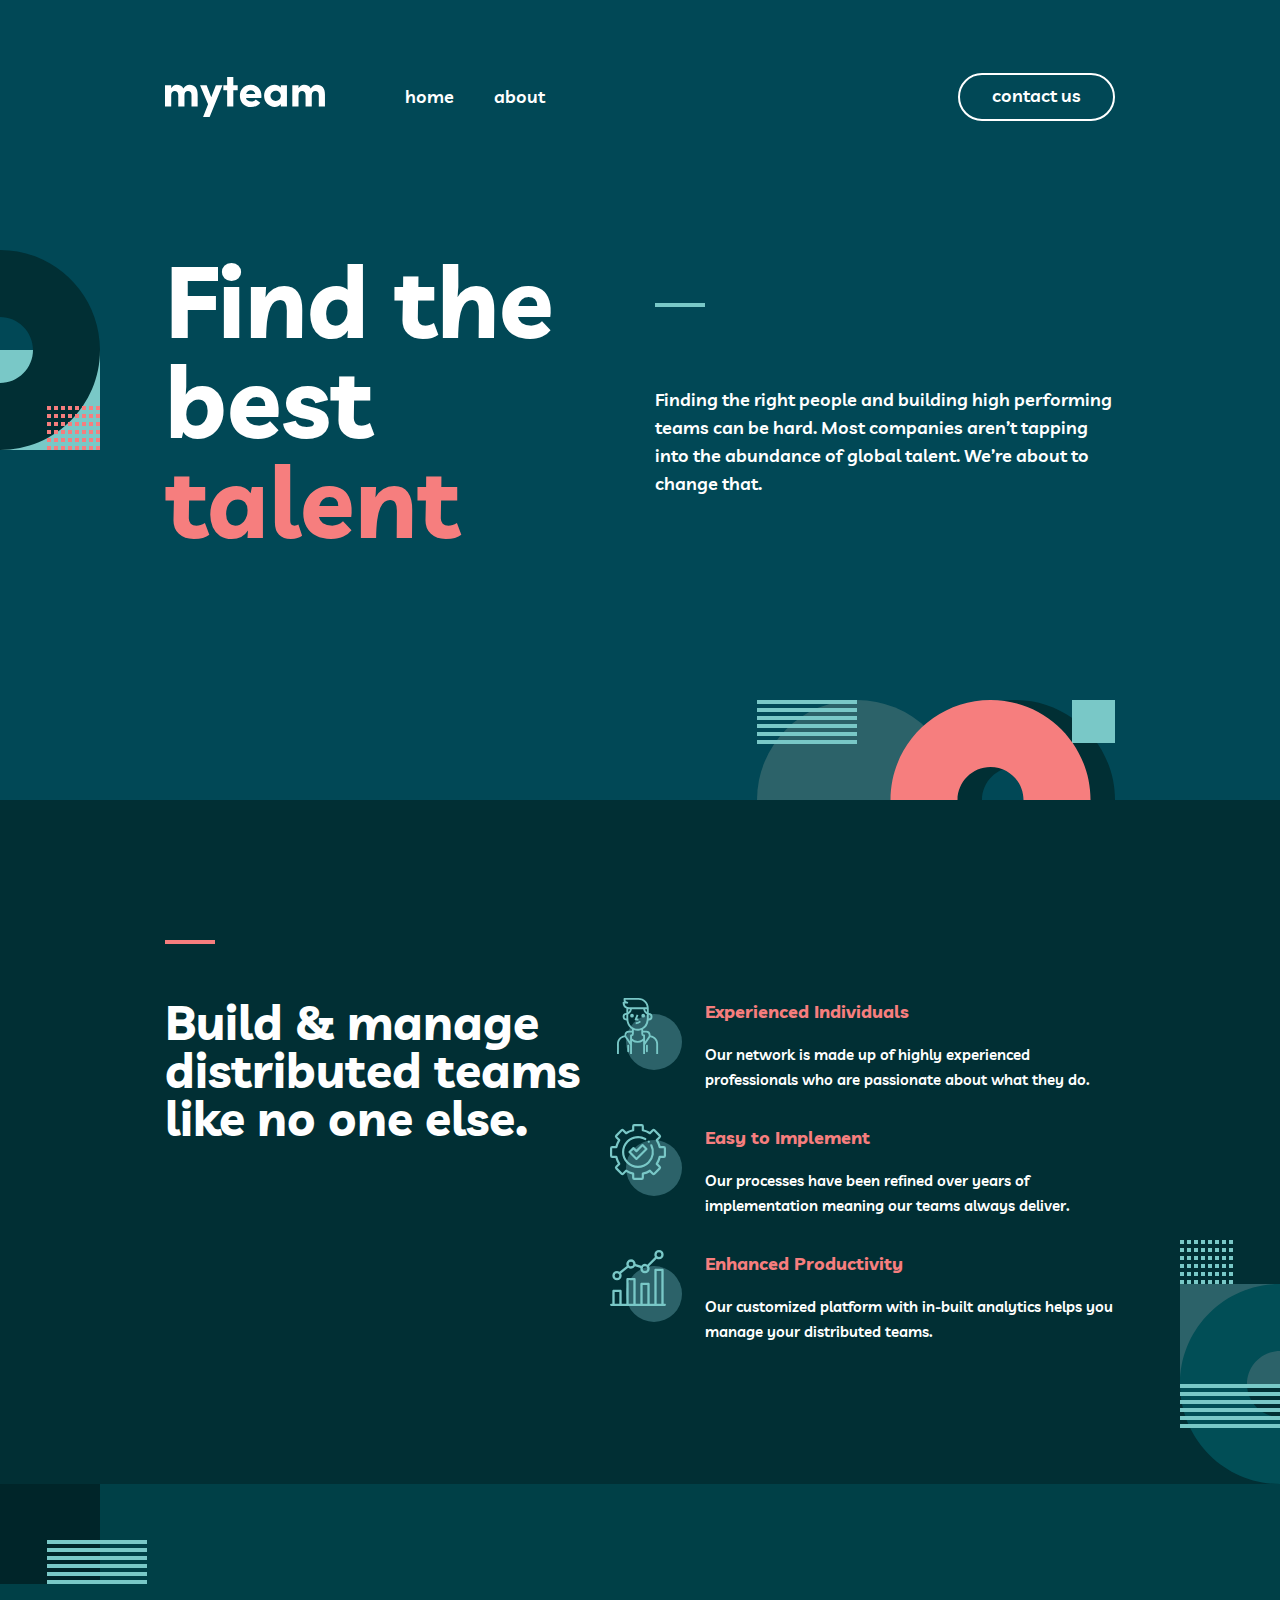
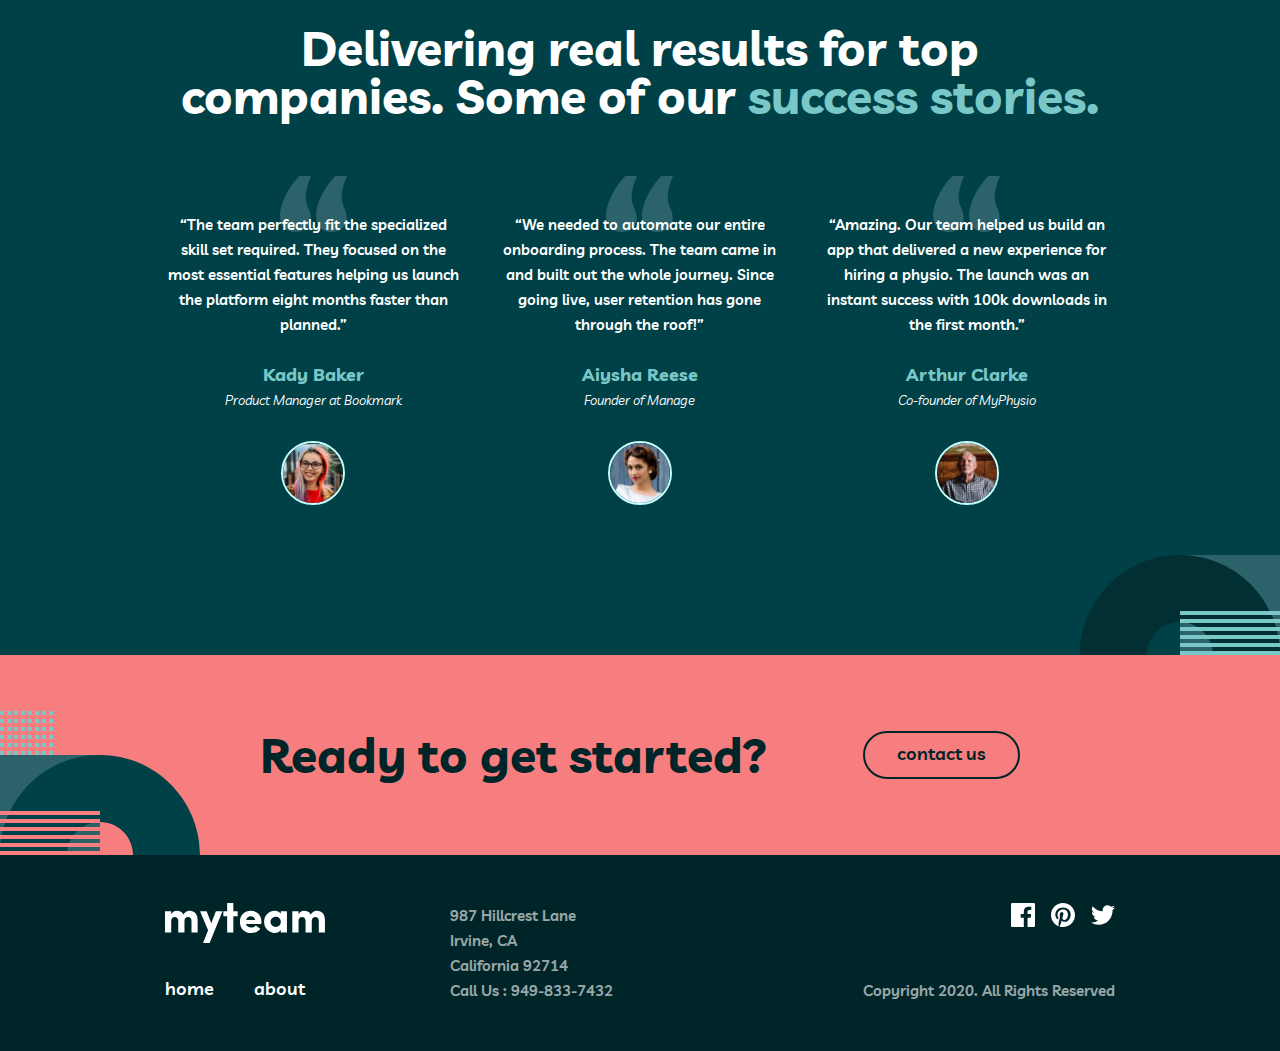
<file: index.html>
<!DOCTYPE html>
<html lang="en">
  <head>
    <meta charset="UTF-8" />
    <meta name="viewport" content="width=device-width, initial-scale=1.0" />

    <link rel="preconnect" href="https://fonts.googleapis.com" />
    <link rel="preconnect" href="https://fonts.gstatic.com" crossorigin />
    <link
      href="https://fonts.googleapis.com/css2?family=Livvic:wght@400;600;700&display=swap"
      rel="stylesheet"
    />
    <link
      rel="icon"
      type="image/png"
      sizes="32x32"
      href="./assets/favicon-32x32.png"
    />

    <link rel="stylesheet" href="index.css" />

    <title>Frontend Mentor | myteam website challenge - Homepage</title>
  </head>
  <body>
    <header>
      <img class="logo-image" src="assets/logo.svg" alt="logo" />
      <nav class="hidden main-nav">
        <div class="home-about">
          <a href="#">home</a>
          <a href="about.html">about</a>
        </div>
        <a href="contact.html">
          <button class="btn-pri-lt">contact us</button>
        </a>
      </nav>
      <img class="hamburger-icon" src="assets/icon-hamburger.svg" alt="menu" />
      <div class="hidden mobile-nav">
        <div class="icon-div">
          <img
            class="close-menu-icon"
            src="assets/icon-close.svg"
            alt="close menu icon"
          />
        </div>
        <a href="#">home</a>
        <a href="about.html">about</a>
        <a href="contact.html">
          <button class="btn-pri-lt">contact us</button>
        </a>
      </div>
      <div class="dimmed-overlay"></div>
      <img
        class="hidden mobile-nav-pattern-1"
        src="assets/bg-pattern-about-1-mobile-nav-1.svg"
        alt="mobile nav pattern 1"
      />
    </header>
    <main>
      <section class="intro">
        <img
          class="home-pattern-1"
          src="assets/bg-pattern-home-1.svg"
          alt="home pattern 1"
        />
        <div class="intro-container">
          <h1>Find the best <span>talent</span></h1>
          <div class="intro-text">
            <div class="intro-rectangle"></div>
            <p>
              Finding the right people and building high performing teams can be
              hard. Most companies aren’t tapping into the abundance of global
              talent. We’re about to change that.
            </p>
          </div>
        </div>
        <div class="home-pattern-2-container">
          <img
            class="home-pattern-2"
            src="assets/bg-pattern-home-2.svg"
            alt="home pattern 2"
          />
        </div>
      </section>
      <section class="features">
        <img
          class="home-pattern-3"
          src="assets/bg-pattern-home-3.svg"
          alt="home pattern 3"
        />
        <div class="features-container">
          <div class="features-title">
            <div class="features-rectangle"></div>
            <h2>Build & manage distributed teams like no one else.</h2>
          </div>
          <div class="icon-text-container">
            <div class="icon-plus-text">
              <img
                class="feature-icon"
                style="padding-left: 7px"
                src="assets/icon-person.svg"
                alt="person icon"
              />
              <div class="feature-text">
                <h3>Experienced Individuals</h3>
                <p>
                  Our network is made up of highly experienced professionals who
                  are passionate about what they do.
                </p>
              </div>
            </div>
            <div class="icon-plus-text">
              <img
                class="feature-icon"
                src="assets/icon-cog.svg"
                alt="cog icon"
              />
              <div class="feature-text">
                <h3>Easy to Implement</h3>
                <p>
                  Our processes have been refined over years of implementation
                  meaning our teams always deliver.
                </p>
              </div>
            </div>
            <div class="icon-plus-text">
              <img
                class="feature-icon"
                src="assets/icon-chart.svg"
                alt="chart icon"
              />
              <div class="feature-text">
                <h3>Enhanced Productivity</h3>
                <p>
                  Our customized platform with in-built analytics helps you
                  manage your distributed teams.
                </p>
              </div>
            </div>
          </div>
        </div>
      </section>
      <section class="results">
        <img
          class="home-pattern-4"
          src="assets/bg-pattern-home-4-about-3.svg"
          alt="home pattern 4"
        />
        <div class="results-container">
          <h2>
            Delivering real results for top companies. Some of our
            <span>success stories.</span>
          </h2>
          <div class="testimonial-container">
            <div class="testimonial">
              <img src="assets/icon-quotes.svg" alt="quotes" />
              <p class="text">
                “The team perfectly fit the specialized skill set required. They
                focused on the most essential features helping us launch the
                platform eight months faster than planned.”
              </p>
              <p class="name">Kady Baker</p>
              <p class="post">Product Manager at Bookmark</p>
              <img
                class="avatar"
                src="assets/avatar-kady.jpg"
                alt="Kady Baker"
              />
            </div>
            <div class="testimonial">
              <img src="assets/icon-quotes.svg" alt="quotes" />
              <p class="text">
                “We needed to automate our entire onboarding process. The team
                came in and built out the whole journey. Since going live, user
                retention has gone through the roof!”
              </p>
              <p class="name">Aiysha Reese</p>
              <p class="post">Founder of Manage</p>
              <img
                class="avatar"
                src="assets/avatar-aiysha.jpg"
                alt="Alysha Reese"
              />
            </div>
            <div class="testimonial">
              <img src="assets/icon-quotes.svg" alt="quotes" />
              <p class="text">
                “Amazing. Our team helped us build an app that delivered a new
                experience for hiring a physio. The launch was an instant
                success with 100k downloads in the first month.”
              </p>
              <p class="name">Arthur Clarke</p>
              <p class="post">Co-founder of MyPhysio</p>
              <img
                class="avatar"
                src="assets/avatar-arthur.jpg"
                alt="Arthur Clarke"
              />
            </div>
          </div>
          <img
            class="home-pattern-5"
            src="assets/bg-pattern-home-5.svg"
            alt="home pattern 5"
          />
        </div>
      </section>
      <section class="contact">
        <div class="contact-container">
          <h2>Ready to get started?</h2>
          <a href="contact.html">
            <button class="btn-pri-dk">contact us</button>
          </a>
        </div>
        <img
          class="home-pattern-6"
          src="assets/bg-pattern-home-6-about-5.svg"
          alt="home pattern 6"
        />
      </section>
    </main>
    <footer>
      <div class="footer-top">
        <div class="footer-left">
          <img class="logo-image" src="assets/logo.svg" alt="logo" />
          <div class="home-about">
            <a href="#">home</a>
            <a href="about.html">about</a>
          </div>
        </div>
        <div class="footer-right">
          <p>987 Hillcrest Lane</p>
          <p>Irvine, CA</p>
          <p>California 92714</p>
          <p>Call Us : 949-833-7432</p>
        </div>
      </div>
      <div class="footer-bottom">
        <div class="social-media-icons">
          <svg xmlns="http://www.w3.org/2000/svg" width="24" height="24">
            <path
              fill="#FFF"
              d="M22.675 0H1.325C.593 0 0 .593 0 1.325v21.351C0 23.407.593 24 1.325 24H12.82v-9.294H9.692v-3.622h3.128V8.413c0-3.1 1.893-4.788 4.659-4.788 1.325 0 2.463.099 2.795.143v3.24l-1.918.001c-1.504 0-1.795.715-1.795 1.763v2.313h3.587l-.467 3.622h-3.12V24h6.116c.73 0 1.323-.593 1.323-1.325V1.325C24 .593 23.407 0 22.675 0z"
            />
          </svg>
          <svg xmlns="http://www.w3.org/2000/svg" width="24" height="24">
            <path
              fill="#FFF"
              d="M12 0C5.373 0 0 5.372 0 12c0 5.084 3.163 9.426 7.627 11.174-.105-.949-.2-2.405.042-3.441.218-.937 1.407-5.965 1.407-5.965s-.359-.719-.359-1.782c0-1.668.967-2.914 2.171-2.914 1.023 0 1.518.769 1.518 1.69 0 1.029-.655 2.568-.994 3.995-.283 1.194.599 2.169 1.777 2.169 2.133 0 3.772-2.249 3.772-5.495 0-2.873-2.064-4.882-5.012-4.882-3.414 0-5.418 2.561-5.418 5.207 0 1.031.397 2.138.893 2.738a.36.36 0 01.083.345l-.333 1.36c-.053.22-.174.267-.402.161-1.499-.698-2.436-2.889-2.436-4.649 0-3.785 2.75-7.262 7.929-7.262 4.163 0 7.398 2.967 7.398 6.931 0 4.136-2.607 7.464-6.227 7.464-1.216 0-2.359-.631-2.75-1.378l-.748 2.853c-.271 1.043-1.002 2.35-1.492 3.146C9.57 23.812 10.763 24 12 24c6.627 0 12-5.373 12-12 0-6.628-5.373-12-12-12z"
            />
          </svg>
          <svg xmlns="http://www.w3.org/2000/svg" width="24" height="20">
            <path
              fill="#FFF"
              d="M24 2.557a9.83 9.83 0 01-2.828.775A4.932 4.932 0 0023.337.608a9.864 9.864 0 01-3.127 1.195A4.916 4.916 0 0016.616.248c-3.179 0-5.515 2.966-4.797 6.045A13.978 13.978 0 011.671 1.149a4.93 4.93 0 001.523 6.574 4.903 4.903 0 01-2.229-.616c-.054 2.281 1.581 4.415 3.949 4.89a4.935 4.935 0 01-2.224.084 4.928 4.928 0 004.6 3.419A9.9 9.9 0 010 17.54a13.94 13.94 0 007.548 2.212c9.142 0 14.307-7.721 13.995-14.646A10.025 10.025 0 0024 2.557z"
            />
          </svg>
        </div>
        <p>Copyright 2020. All Rights Reserved</p>
      </div>
    </footer>
    <script src="navigation.js"></script>
  </body>
</html>
</file>
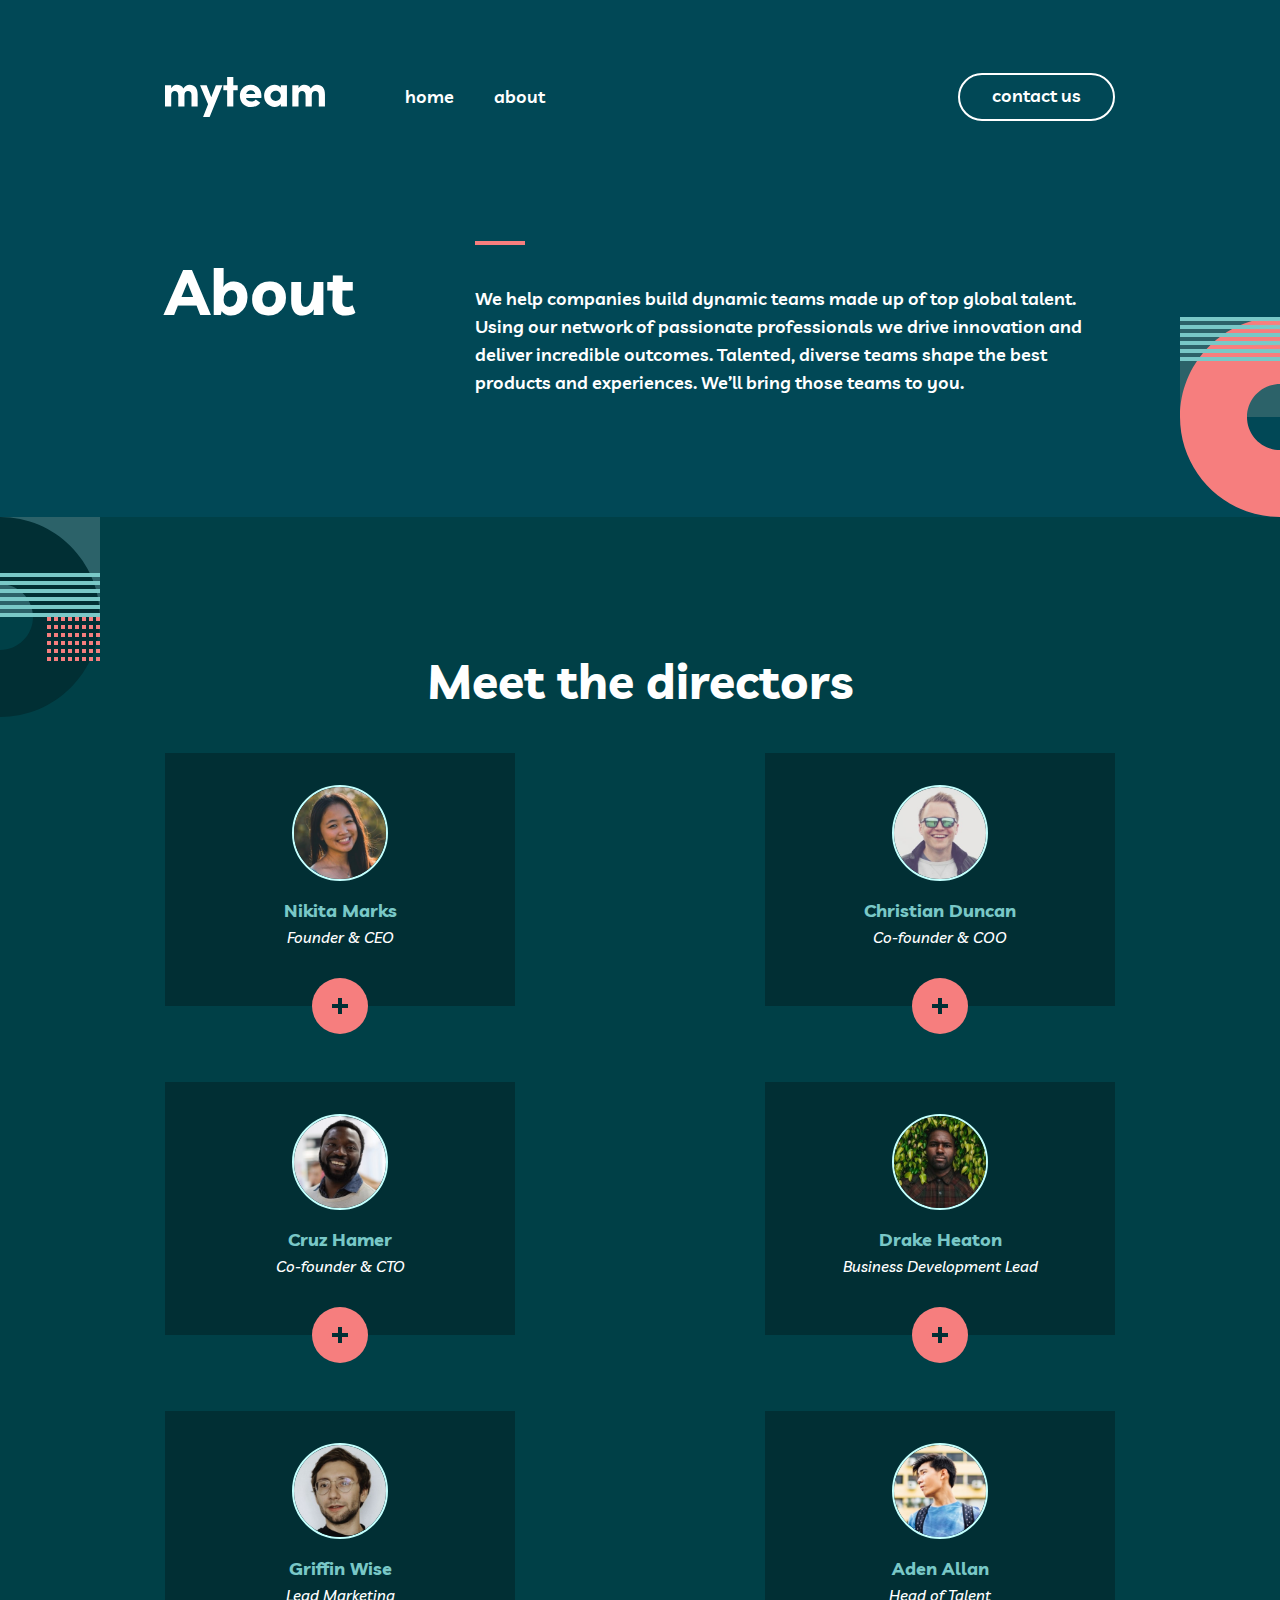
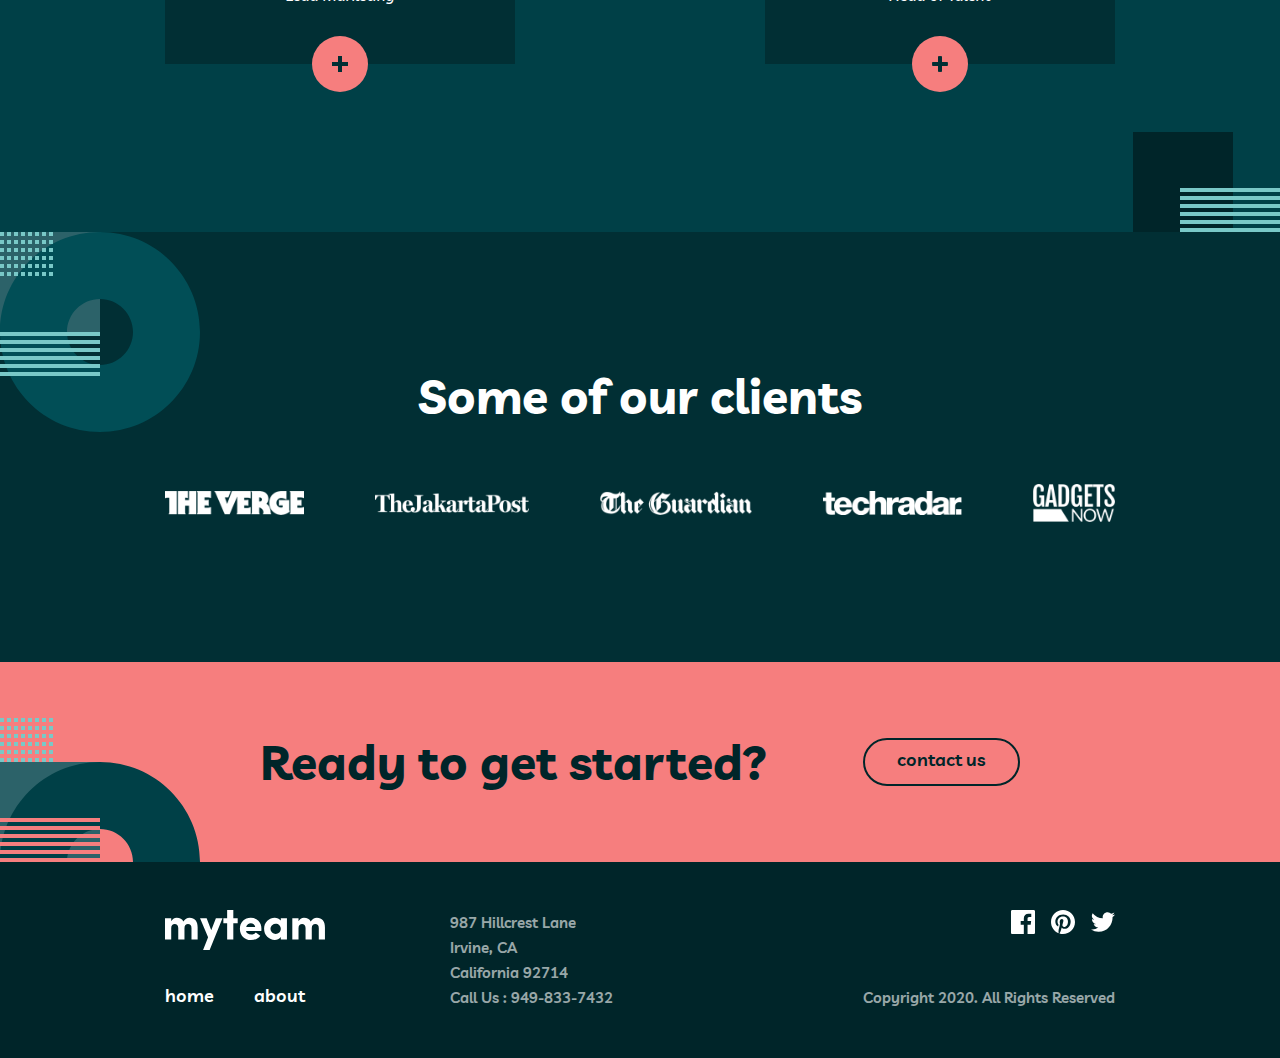
<file: about.html>
<!DOCTYPE html>
<html lang="en">
  <head>
    <meta charset="UTF-8" />
    <meta name="viewport" content="width=device-width, initial-scale=1.0" />

    <link rel="preconnect" href="https://fonts.googleapis.com" />
    <link rel="preconnect" href="https://fonts.gstatic.com" crossorigin />
    <link
      href="https://fonts.googleapis.com/css2?family=Livvic:wght@400;600;700&display=swap"
      rel="stylesheet"
    />
    <link
      rel="icon"
      type="image/png"
      sizes="32x32"
      href="./assets/favicon-32x32.png"
    />

    <link rel="stylesheet" href="index.css" />

    <title>Frontend Mentor | myteam website challenge - Homepage</title>
  </head>
  <body>
    <header>
      <img class="logo-image" src="assets/logo.svg" alt="logo" />
      <nav class="hidden main-nav">
        <div class="home-about">
          <a href="index.html">home</a>
          <a href="#">about</a>
        </div>
        <a href="contact.html">
          <button class="btn-pri-lt">contact us</button>
        </a>
      </nav>
      <img class="hamburger-icon" src="assets/icon-hamburger.svg" alt="menu" />
      <div class="hidden mobile-nav">
        <div class="icon-div">
          <img
            class="close-menu-icon"
            src="assets/icon-close.svg"
            alt="close menu icon"
          />
        </div>
        <a href="index.html">home</a>
        <a href="#">about</a>
        <a href="contact.html">
          <button class="btn-pri-lt">contact us</button>
        </a>
      </div>
      <div class="hidden dimmed-overlay"></div>
      <img
        class="hidden mobile-nav-pattern-1"
        src="assets/bg-pattern-about-1-mobile-nav-1.svg"
        alt="mobile nav pattern 1"
      />
    </header>
    <main>
      <section class="about">
        <div class="about-container">
          <div class="about-desktop">
            <h1>About</h1>
            <div>
              <div class="about-rectangle"></div>
              <p>
                We help companies build dynamic teams made up of top global
                talent. Using our network of passionate professionals we drive
                innovation and deliver incredible outcomes. Talented, diverse
                teams shape the best products and experiences. We’ll bring those
                teams to you.
              </p>
            </div>
          </div>
        </div>
        <img
          class="about-pattern-1"
          src="assets/bg-pattern-about-1-mobile-nav-1.svg"
          alt="about pattern 1"
        />
      </section>
      <section class="directors">
        <img
          class="about-pattern-2"
          src="assets/bg-pattern-about-2-contact-1.svg"
          alt="about pattern 2"
        />
        <img
          class="about-pattern-3"
          src="assets/bg-pattern-home-4-about-3.svg"
          alt="about pattern 3"
        />
        <h2>Meet the directors</h2>
        <div class="director-container">
          <div class="director">
            <div class="director-info">
              <img
                class="dir-avatar"
                src="assets/avatar-nikita.jpg"
                alt="Nikita Marks"
              />
              <p class="dir-name">Nikita Marks</p>
              <p class="dir-post">Founder & CEO</p>
              <div class="dir-plus">
                <img src="assets/icon-cross.svg" alt="open icon" />
              </div>
            </div>
            <div class="hidden director-quote">
              <p class="dir-name">Nikita Marks</p>
              <p class="dir-quote">
                “It always amazes me how much talent there is in every corner of
                the globe.”
              </p>
              <div class="dir-social">
                <svg xmlns="http://www.w3.org/2000/svg" width="24" height="20">
                  <path
                    fill="#FFF"
                    d="M24 2.557a9.83 9.83 0 01-2.828.775A4.932 4.932 0 0023.337.608a9.864 9.864 0 01-3.127 1.195A4.916 4.916 0 0016.616.248c-3.179 0-5.515 2.966-4.797 6.045A13.978 13.978 0 011.671 1.149a4.93 4.93 0 001.523 6.574 4.903 4.903 0 01-2.229-.616c-.054 2.281 1.581 4.415 3.949 4.89a4.935 4.935 0 01-2.224.084 4.928 4.928 0 004.6 3.419A9.9 9.9 0 010 17.54a13.94 13.94 0 007.548 2.212c9.142 0 14.307-7.721 13.995-14.646A10.025 10.025 0 0024 2.557z"
                  />
                </svg>
                <svg xmlns="http://www.w3.org/2000/svg" width="20" height="20">
                  <path
                    fill="#FFF"
                    d="M18 0H2C.9 0 0 .9 0 2v16c0 1.1.9 2 2 2h16c1.1 0 2-.9 2-2V2c0-1.1-.9-2-2-2zM6 17H3V8h3v9zM4.5 6.3c-1 0-1.8-.8-1.8-1.8s.8-1.8 1.8-1.8 1.8.8 1.8 1.8-.8 1.8-1.8 1.8zM17 17h-3v-5.3c0-.8-.7-1.5-1.5-1.5s-1.5.7-1.5 1.5V17H8V8h3v1.2c.5-.8 1.6-1.4 2.5-1.4 1.9 0 3.5 1.6 3.5 3.5V17z"
                  />
                </svg>
              </div>
              <div class="dir-close">
                <img src="assets/icon-close.svg" alt="close icon" />
              </div>
            </div>
          </div>
          <div class="director">
            <div class="director-info">
              <img
                class="dir-avatar"
                src="assets/avatar-christian.jpg"
                alt="Nikita Marks"
              />
              <p class="dir-name">Christian Duncan</p>
              <p class="dir-post">Co-founder & COO</p>
              <div class="dir-plus">
                <img src="assets/icon-cross.svg" alt="open icon" />
              </div>
            </div>
            <div class="hidden director-quote">
              <p class="dir-name">Christian Duncan</p>
              <p class="dir-quote">
                “Distributed teams required unique processes. You need to
                approach work in a new way.”
              </p>
              <div class="dir-social">
                <svg xmlns="http://www.w3.org/2000/svg" width="24" height="20">
                  <path
                    fill="#FFF"
                    d="M24 2.557a9.83 9.83 0 01-2.828.775A4.932 4.932 0 0023.337.608a9.864 9.864 0 01-3.127 1.195A4.916 4.916 0 0016.616.248c-3.179 0-5.515 2.966-4.797 6.045A13.978 13.978 0 011.671 1.149a4.93 4.93 0 001.523 6.574 4.903 4.903 0 01-2.229-.616c-.054 2.281 1.581 4.415 3.949 4.89a4.935 4.935 0 01-2.224.084 4.928 4.928 0 004.6 3.419A9.9 9.9 0 010 17.54a13.94 13.94 0 007.548 2.212c9.142 0 14.307-7.721 13.995-14.646A10.025 10.025 0 0024 2.557z"
                  />
                </svg>
                <svg xmlns="http://www.w3.org/2000/svg" width="20" height="20">
                  <path
                    fill="#FFF"
                    d="M18 0H2C.9 0 0 .9 0 2v16c0 1.1.9 2 2 2h16c1.1 0 2-.9 2-2V2c0-1.1-.9-2-2-2zM6 17H3V8h3v9zM4.5 6.3c-1 0-1.8-.8-1.8-1.8s.8-1.8 1.8-1.8 1.8.8 1.8 1.8-.8 1.8-1.8 1.8zM17 17h-3v-5.3c0-.8-.7-1.5-1.5-1.5s-1.5.7-1.5 1.5V17H8V8h3v1.2c.5-.8 1.6-1.4 2.5-1.4 1.9 0 3.5 1.6 3.5 3.5V17z"
                  />
                </svg>
              </div>
              <div class="dir-close">
                <img src="assets/icon-close.svg" alt="close icon" />
              </div>
            </div>
          </div>
          <div class="director">
            <div class="director-info">
              <img
                class="dir-avatar"
                src="assets/avatar-cruz.jpg"
                alt="Cruz Hamer"
              />
              <p class="dir-name">Cruz Hamer</p>
              <p class="dir-post">Co-founder & CTO</p>
              <div class="dir-plus">
                <img src="assets/icon-cross.svg" alt="open icon" />
              </div>
            </div>
            <div class="hidden director-quote">
              <p class="dir-name">Cruz Hamer</p>
              <p class="dir-quote">
                “Technology is at the forefront of enabling distributed teams.
                That's where we come in.”
              </p>
              <div class="dir-social">
                <svg xmlns="http://www.w3.org/2000/svg" width="24" height="20">
                  <path
                    fill="#FFF"
                    d="M24 2.557a9.83 9.83 0 01-2.828.775A4.932 4.932 0 0023.337.608a9.864 9.864 0 01-3.127 1.195A4.916 4.916 0 0016.616.248c-3.179 0-5.515 2.966-4.797 6.045A13.978 13.978 0 011.671 1.149a4.93 4.93 0 001.523 6.574 4.903 4.903 0 01-2.229-.616c-.054 2.281 1.581 4.415 3.949 4.89a4.935 4.935 0 01-2.224.084 4.928 4.928 0 004.6 3.419A9.9 9.9 0 010 17.54a13.94 13.94 0 007.548 2.212c9.142 0 14.307-7.721 13.995-14.646A10.025 10.025 0 0024 2.557z"
                  />
                </svg>
                <svg xmlns="http://www.w3.org/2000/svg" width="20" height="20">
                  <path
                    fill="#FFF"
                    d="M18 0H2C.9 0 0 .9 0 2v16c0 1.1.9 2 2 2h16c1.1 0 2-.9 2-2V2c0-1.1-.9-2-2-2zM6 17H3V8h3v9zM4.5 6.3c-1 0-1.8-.8-1.8-1.8s.8-1.8 1.8-1.8 1.8.8 1.8 1.8-.8 1.8-1.8 1.8zM17 17h-3v-5.3c0-.8-.7-1.5-1.5-1.5s-1.5.7-1.5 1.5V17H8V8h3v1.2c.5-.8 1.6-1.4 2.5-1.4 1.9 0 3.5 1.6 3.5 3.5V17z"
                  />
                </svg>
              </div>
              <div class="dir-close">
                <img src="assets/icon-close.svg" alt="close icon" />
              </div>
            </div>
          </div>
          <div class="director">
            <div class="director-info">
              <img
                class="dir-avatar"
                src="assets/avatar-drake.jpg"
                alt="Drake Heaton"
              />
              <p class="dir-name">Drake Heaton</p>
              <p class="dir-post">Business Development Lead</p>
              <div class="dir-plus">
                <img src="assets/icon-cross.svg" alt="open icon" />
              </div>
            </div>
            <div class="hidden director-quote">
              <p class="dir-name">Drake Heaton</p>
              <p class="dir-quote">
                “Hiring similar people from similar backgrounds is a surefire
                way to stunt innovation.”
              </p>
              <div class="dir-social">
                <svg xmlns="http://www.w3.org/2000/svg" width="24" height="20">
                  <path
                    fill="#FFF"
                    d="M24 2.557a9.83 9.83 0 01-2.828.775A4.932 4.932 0 0023.337.608a9.864 9.864 0 01-3.127 1.195A4.916 4.916 0 0016.616.248c-3.179 0-5.515 2.966-4.797 6.045A13.978 13.978 0 011.671 1.149a4.93 4.93 0 001.523 6.574 4.903 4.903 0 01-2.229-.616c-.054 2.281 1.581 4.415 3.949 4.89a4.935 4.935 0 01-2.224.084 4.928 4.928 0 004.6 3.419A9.9 9.9 0 010 17.54a13.94 13.94 0 007.548 2.212c9.142 0 14.307-7.721 13.995-14.646A10.025 10.025 0 0024 2.557z"
                  />
                </svg>
                <svg xmlns="http://www.w3.org/2000/svg" width="20" height="20">
                  <path
                    fill="#FFF"
                    d="M18 0H2C.9 0 0 .9 0 2v16c0 1.1.9 2 2 2h16c1.1 0 2-.9 2-2V2c0-1.1-.9-2-2-2zM6 17H3V8h3v9zM4.5 6.3c-1 0-1.8-.8-1.8-1.8s.8-1.8 1.8-1.8 1.8.8 1.8 1.8-.8 1.8-1.8 1.8zM17 17h-3v-5.3c0-.8-.7-1.5-1.5-1.5s-1.5.7-1.5 1.5V17H8V8h3v1.2c.5-.8 1.6-1.4 2.5-1.4 1.9 0 3.5 1.6 3.5 3.5V17z"
                  />
                </svg>
              </div>
              <div class="dir-close">
                <img src="assets/icon-close.svg" alt="close icon" />
              </div>
            </div>
          </div>
          <div class="director">
            <div class="director-info">
              <img
                class="dir-avatar"
                src="assets/avatar-griffin.jpg"
                alt="Griffin Wise"
              />
              <p class="dir-name">Griffin Wise</p>
              <p class="dir-post">Lead Marketing</p>
              <div class="dir-plus">
                <img src="assets/icon-cross.svg" alt="open icon" />
              </div>
            </div>
            <div class="hidden director-quote">
              <p class="dir-name">Griffin Wise</p>
              <p class="dir-quote">
                “Unique perspectives shape unique products, which is what you
                need to survive these days.”
              </p>
              <div class="dir-social">
                <svg xmlns="http://www.w3.org/2000/svg" width="24" height="20">
                  <path
                    fill="#FFF"
                    d="M24 2.557a9.83 9.83 0 01-2.828.775A4.932 4.932 0 0023.337.608a9.864 9.864 0 01-3.127 1.195A4.916 4.916 0 0016.616.248c-3.179 0-5.515 2.966-4.797 6.045A13.978 13.978 0 011.671 1.149a4.93 4.93 0 001.523 6.574 4.903 4.903 0 01-2.229-.616c-.054 2.281 1.581 4.415 3.949 4.89a4.935 4.935 0 01-2.224.084 4.928 4.928 0 004.6 3.419A9.9 9.9 0 010 17.54a13.94 13.94 0 007.548 2.212c9.142 0 14.307-7.721 13.995-14.646A10.025 10.025 0 0024 2.557z"
                  />
                </svg>
                <svg xmlns="http://www.w3.org/2000/svg" width="20" height="20">
                  <path
                    fill="#FFF"
                    d="M18 0H2C.9 0 0 .9 0 2v16c0 1.1.9 2 2 2h16c1.1 0 2-.9 2-2V2c0-1.1-.9-2-2-2zM6 17H3V8h3v9zM4.5 6.3c-1 0-1.8-.8-1.8-1.8s.8-1.8 1.8-1.8 1.8.8 1.8 1.8-.8 1.8-1.8 1.8zM17 17h-3v-5.3c0-.8-.7-1.5-1.5-1.5s-1.5.7-1.5 1.5V17H8V8h3v1.2c.5-.8 1.6-1.4 2.5-1.4 1.9 0 3.5 1.6 3.5 3.5V17z"
                  />
                </svg>
              </div>
              <div class="dir-close">
                <img src="assets/icon-close.svg" alt="close icon" />
              </div>
            </div>
          </div>
          <div class="director">
            <div class="director-info">
              <img
                class="dir-avatar"
                src="assets/avatar-aden.jpg"
                alt="Aden Allan"
              />
              <p class="dir-name">Aden Allan</p>
              <p class="dir-post">Head of Talent</p>
              <div class="dir-plus">
                <img
                  class="dir-plus"
                  src="assets/icon-cross.svg"
                  alt="open icon"
                />
              </div>
            </div>
            <div class="hidden director-quote">
              <p class="dir-name">Aden Allan</p>
              <p class="dir-quote">
                “Empowered teams create truly amazing products. Set the north
                star and let them follow it.”
              </p>
              <div class="dir-social">
                <svg xmlns="http://www.w3.org/2000/svg" width="24" height="20">
                  <path
                    fill="#FFF"
                    d="M24 2.557a9.83 9.83 0 01-2.828.775A4.932 4.932 0 0023.337.608a9.864 9.864 0 01-3.127 1.195A4.916 4.916 0 0016.616.248c-3.179 0-5.515 2.966-4.797 6.045A13.978 13.978 0 011.671 1.149a4.93 4.93 0 001.523 6.574 4.903 4.903 0 01-2.229-.616c-.054 2.281 1.581 4.415 3.949 4.89a4.935 4.935 0 01-2.224.084 4.928 4.928 0 004.6 3.419A9.9 9.9 0 010 17.54a13.94 13.94 0 007.548 2.212c9.142 0 14.307-7.721 13.995-14.646A10.025 10.025 0 0024 2.557z"
                  />
                </svg>
                <svg xmlns="http://www.w3.org/2000/svg" width="20" height="20">
                  <path
                    fill="#FFF"
                    d="M18 0H2C.9 0 0 .9 0 2v16c0 1.1.9 2 2 2h16c1.1 0 2-.9 2-2V2c0-1.1-.9-2-2-2zM6 17H3V8h3v9zM4.5 6.3c-1 0-1.8-.8-1.8-1.8s.8-1.8 1.8-1.8 1.8.8 1.8 1.8-.8 1.8-1.8 1.8zM17 17h-3v-5.3c0-.8-.7-1.5-1.5-1.5s-1.5.7-1.5 1.5V17H8V8h3v1.2c.5-.8 1.6-1.4 2.5-1.4 1.9 0 3.5 1.6 3.5 3.5V17z"
                  />
                </svg>
              </div>
              <div class="dir-close">
                <img src="assets/icon-close.svg" alt="close icon" />
              </div>
            </div>
          </div>
        </div>
      </section>
      <section class="clients">
        <img
          class="about-pattern-4"
          src="assets/bg-pattern-about-4.svg"
          alt="about pattern 4"
        />
        <h2>Some of our clients</h2>
        <div class="client-container">
          <div class="client-logo">
            <img
              width="auto"
              height="40%"
              src="assets/logo-the-verge.png"
              alt="the verge logo"
            />
          </div>
          <div class="client-logo">
            <img
              width="auto"
              height="40%"
              src="assets/logo-jakarta-post.png"
              alt="jakarta post logo"
            />
          </div>
          <div class="client-logo">
            <img
              width="auto"
              height="40%"
              src="assets/logo-the-guardian.png"
              alt="the guardian logo"
            />
          </div>
          <div class="client-logo">
            <img
              width="auto"
              height="40%"
              src="assets/logo-tech-radar.png"
              alt="tech radar logo"
            />
          </div>
          <div class="client-logo">
            <img
              width="auto"
              height="40%"
              src="assets/logo-gadgets-now.png"
              alt="gadgets now logo"
            />
          </div>
        </div>
      </section>
      <section class="contact">
        <div class="contact-container">
          <h2>Ready to get started?</h2>
          <a href="contact.html">
            <button class="btn-pri-dk">contact us</button>
          </a>
        </div>
        <img
          class="home-pattern-6"
          src="assets/bg-pattern-home-6-about-5.svg"
          alt="home pattern 6"
        />
      </section>
    </main>
    <footer>
      <div class="footer-top">
        <div class="footer-left">
          <img class="logo-image" src="assets/logo.svg" alt="logo" />
          <div class="home-about">
            <a href="index.html">home</a>
            <a href="#">about</a>
          </div>
        </div>
        <div class="footer-right">
          <p>987 Hillcrest Lane</p>
          <p>Irvine, CA</p>
          <p>California 92714</p>
          <p>Call Us : 949-833-7432</p>
        </div>
      </div>
      <div class="footer-bottom">
        <div class="social-media-icons">
          <svg xmlns="http://www.w3.org/2000/svg" width="24" height="24">
            <path
              fill="#FFF"
              d="M22.675 0H1.325C.593 0 0 .593 0 1.325v21.351C0 23.407.593 24 1.325 24H12.82v-9.294H9.692v-3.622h3.128V8.413c0-3.1 1.893-4.788 4.659-4.788 1.325 0 2.463.099 2.795.143v3.24l-1.918.001c-1.504 0-1.795.715-1.795 1.763v2.313h3.587l-.467 3.622h-3.12V24h6.116c.73 0 1.323-.593 1.323-1.325V1.325C24 .593 23.407 0 22.675 0z"
            />
          </svg>
          <svg xmlns="http://www.w3.org/2000/svg" width="24" height="24">
            <path
              fill="#FFF"
              d="M12 0C5.373 0 0 5.372 0 12c0 5.084 3.163 9.426 7.627 11.174-.105-.949-.2-2.405.042-3.441.218-.937 1.407-5.965 1.407-5.965s-.359-.719-.359-1.782c0-1.668.967-2.914 2.171-2.914 1.023 0 1.518.769 1.518 1.69 0 1.029-.655 2.568-.994 3.995-.283 1.194.599 2.169 1.777 2.169 2.133 0 3.772-2.249 3.772-5.495 0-2.873-2.064-4.882-5.012-4.882-3.414 0-5.418 2.561-5.418 5.207 0 1.031.397 2.138.893 2.738a.36.36 0 01.083.345l-.333 1.36c-.053.22-.174.267-.402.161-1.499-.698-2.436-2.889-2.436-4.649 0-3.785 2.75-7.262 7.929-7.262 4.163 0 7.398 2.967 7.398 6.931 0 4.136-2.607 7.464-6.227 7.464-1.216 0-2.359-.631-2.75-1.378l-.748 2.853c-.271 1.043-1.002 2.35-1.492 3.146C9.57 23.812 10.763 24 12 24c6.627 0 12-5.373 12-12 0-6.628-5.373-12-12-12z"
            />
          </svg>
          <svg xmlns="http://www.w3.org/2000/svg" width="24" height="20">
            <path
              fill="#FFF"
              d="M24 2.557a9.83 9.83 0 01-2.828.775A4.932 4.932 0 0023.337.608a9.864 9.864 0 01-3.127 1.195A4.916 4.916 0 0016.616.248c-3.179 0-5.515 2.966-4.797 6.045A13.978 13.978 0 011.671 1.149a4.93 4.93 0 001.523 6.574 4.903 4.903 0 01-2.229-.616c-.054 2.281 1.581 4.415 3.949 4.89a4.935 4.935 0 01-2.224.084 4.928 4.928 0 004.6 3.419A9.9 9.9 0 010 17.54a13.94 13.94 0 007.548 2.212c9.142 0 14.307-7.721 13.995-14.646A10.025 10.025 0 0024 2.557z"
            />
          </svg>
        </div>
        <p>Copyright 2020. All Rights Reserved</p>
      </div>
    </footer>
    <script src="navigation.js"></script>
    <script src="directors.js"></script>
  </body>
</html>
</file>
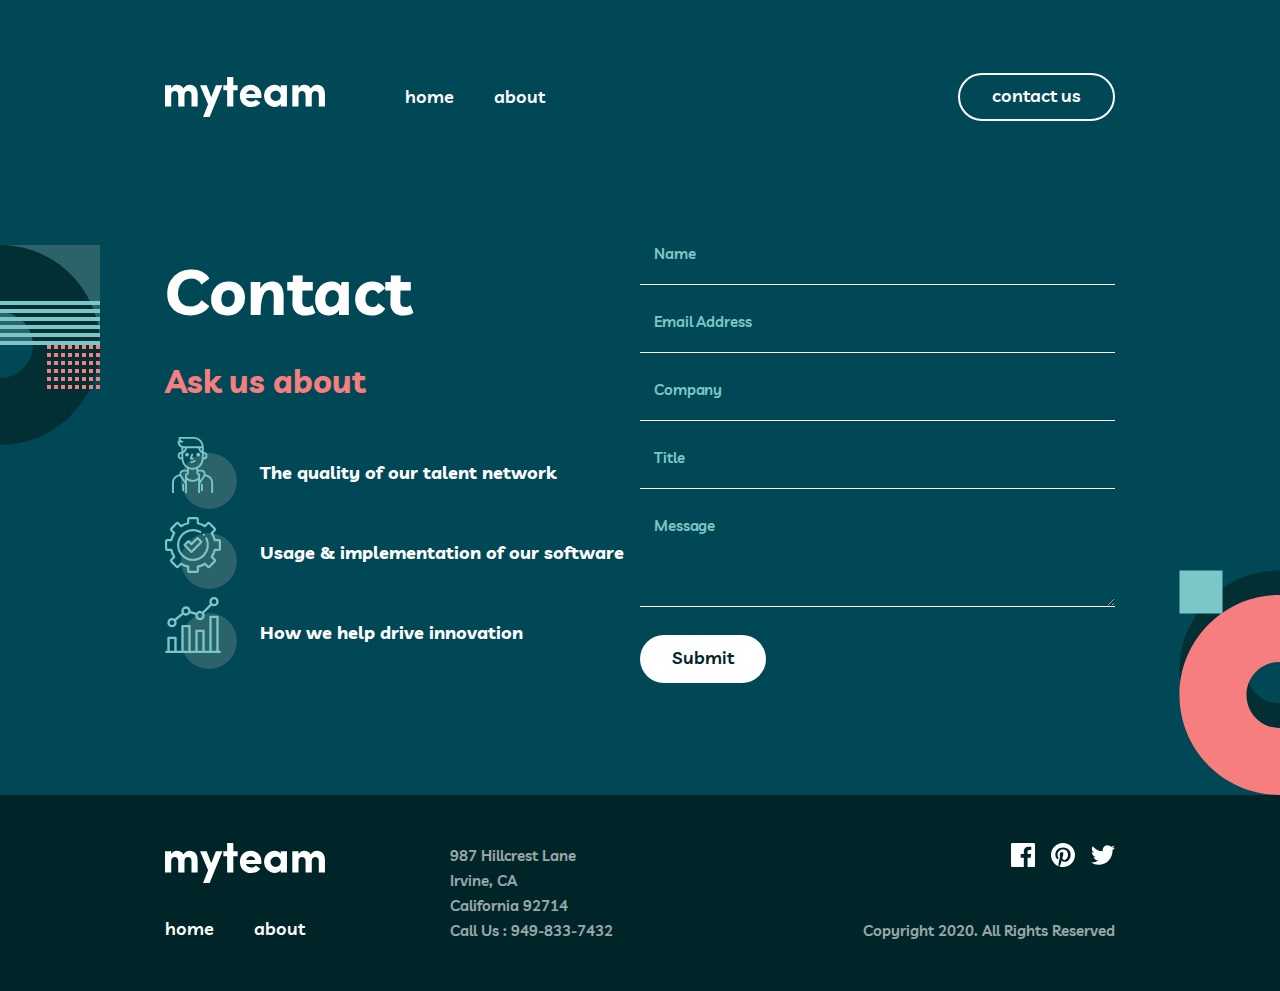
<file: contact.html>
<!DOCTYPE html>
<html lang="en">
  <head>
    <meta charset="UTF-8" />
    <meta name="viewport" content="width=device-width, initial-scale=1.0" />

    <link rel="preconnect" href="https://fonts.googleapis.com" />
    <link rel="preconnect" href="https://fonts.gstatic.com" crossorigin />
    <link
      href="https://fonts.googleapis.com/css2?family=Livvic:wght@400;600;700&display=swap"
      rel="stylesheet"
    />
    <link
      rel="icon"
      type="image/png"
      sizes="32x32"
      href="./assets/favicon-32x32.png"
    />
    <link rel="stylesheet" href="index.css" />
    <title>Frontend Mentor | myteam website challenge - Contact</title>
  </head>
  <body>
    <header>
      <img class="logo-image" src="assets/logo.svg" alt="logo" />
      <nav class="hidden main-nav">
        <div class="home-about">
          <a href="index.html">home</a>
          <a href="about.html">about</a>
        </div>
        <button class="btn-pri-lt">contact us</button>
      </nav>
      <img class="hamburger-icon" src="assets/icon-hamburger.svg" alt="menu" />
      <div class="hidden mobile-nav">
        <div class="icon-div">
          <img
            class="close-menu-icon"
            src="assets/icon-close.svg"
            alt="close menu icon"
          />
        </div>
        <a href="index.html">home</a>
        <a href="about.html">about</a>
        <a href="#">
          <button class="btn-pri-lt">contact us</button>
        </a>
      </div>
      <div class="dimmed-overlay"></div>
      <img
        class="hidden mobile-nav-pattern-1"
        src="assets/bg-pattern-about-1-mobile-nav-1.svg"
        alt="mobile nav pattern 1"
      />
    </header>
    <main class="contact-main">
      <section class="contact-page">
        <img
          class="contact-pattern-1"
          src="assets/bg-pattern-about-2-contact-1.svg"
          alt="contact pattern 1"
        />
        <h1>Contact</h1>
        <h2>Ask us about</h2>
        <div class="side-icon-container">
          <div class="side-icon">
            <img
              width="auto"
              height="72px"
              style="padding-left: 7px"
              src="assets/icon-person.svg"
              alt="person icon"
            />
            <p>The quality of our talent network</p>
          </div>
          <div class="side-icon">
            <img
              width="auto"
              height="72px"
              src="assets/icon-cog.svg"
              alt="cog icon"
            />
            <p>Usage & implementation of our software</p>
          </div>
          <div class="side-icon">
            <img
              width="auto"
              height="72px"
              src="assets/icon-chart.svg"
              alt="chart icon"
            />
            <p>How we help drive innovation</p>
          </div>
        </div>
      </section>
      <form class="contact-form" id="form-fields" novalidate>
        <img
          class="contact-pattern-2"
          src="assets/bg-pattern-contact-2.svg"
          alt="contact pattern 2"
        />
        <div class="form-group">
          <input
            type="text"
            id="name"
            name="name"
            placeholder="Name"
            required
          />
          <div class="validation-message" id="name-validation">
            Please enter your name.
          </div>
        </div>
        <div class="form-group">
          <input
            type="email"
            id="email"
            name="email"
            placeholder="Email Address"
            required
          />
          <div class="validation-message" id="email-validation">
            Please enter an email address.
          </div>
        </div>
        <div class="form-group">
          <input
            type="text"
            id="company"
            name="company"
            placeholder="Company"
            required
          />
          <div class="validation-message" id="company-validation">
            Please enter your company name.
          </div>
        </div>
        <div class="form-group">
          <input
            type="text"
            id="title"
            name="title"
            placeholder="Title"
            required
          />
          <div class="validation-message" id="title-validation">
            Please enter your title.
          </div>
        </div>
        <div class="form-group">
          <textarea
            id="message"
            name="message"
            placeholder="Message"
            rows="3"
            required
          ></textarea>
          <div class="validation-message" id="message-validation">
            Please enter a message.
          </div>
        </div>
        <button class="btn-sec-lt" id="submit-button" type="submit">
          Submit
        </button>
      </form>
    </main>
    <footer>
      <div class="footer-top">
        <div class="footer-left">
          <img class="logo-image" src="assets/logo.svg" alt="logo" />
          <div class="home-about">
            <a href="index.html">home</a>
            <a href="about.html">about</a>
          </div>
        </div>
        <div class="footer-right">
          <p>987 Hillcrest Lane</p>
          <p>Irvine, CA</p>
          <p>California 92714</p>
          <p>Call Us : 949-833-7432</p>
        </div>
      </div>
      <div class="footer-bottom">
        <div class="social-media-icons">
          <svg xmlns="http://www.w3.org/2000/svg" width="24" height="24">
            <path
              fill="#FFF"
              d="M22.675 0H1.325C.593 0 0 .593 0 1.325v21.351C0 23.407.593 24 1.325 24H12.82v-9.294H9.692v-3.622h3.128V8.413c0-3.1 1.893-4.788 4.659-4.788 1.325 0 2.463.099 2.795.143v3.24l-1.918.001c-1.504 0-1.795.715-1.795 1.763v2.313h3.587l-.467 3.622h-3.12V24h6.116c.73 0 1.323-.593 1.323-1.325V1.325C24 .593 23.407 0 22.675 0z"
            />
          </svg>
          <svg xmlns="http://www.w3.org/2000/svg" width="24" height="24">
            <path
              fill="#FFF"
              d="M12 0C5.373 0 0 5.372 0 12c0 5.084 3.163 9.426 7.627 11.174-.105-.949-.2-2.405.042-3.441.218-.937 1.407-5.965 1.407-5.965s-.359-.719-.359-1.782c0-1.668.967-2.914 2.171-2.914 1.023 0 1.518.769 1.518 1.69 0 1.029-.655 2.568-.994 3.995-.283 1.194.599 2.169 1.777 2.169 2.133 0 3.772-2.249 3.772-5.495 0-2.873-2.064-4.882-5.012-4.882-3.414 0-5.418 2.561-5.418 5.207 0 1.031.397 2.138.893 2.738a.36.36 0 01.083.345l-.333 1.36c-.053.22-.174.267-.402.161-1.499-.698-2.436-2.889-2.436-4.649 0-3.785 2.75-7.262 7.929-7.262 4.163 0 7.398 2.967 7.398 6.931 0 4.136-2.607 7.464-6.227 7.464-1.216 0-2.359-.631-2.75-1.378l-.748 2.853c-.271 1.043-1.002 2.35-1.492 3.146C9.57 23.812 10.763 24 12 24c6.627 0 12-5.373 12-12 0-6.628-5.373-12-12-12z"
            />
          </svg>
          <svg xmlns="http://www.w3.org/2000/svg" width="24" height="20">
            <path
              fill="#FFF"
              d="M24 2.557a9.83 9.83 0 01-2.828.775A4.932 4.932 0 0023.337.608a9.864 9.864 0 01-3.127 1.195A4.916 4.916 0 0016.616.248c-3.179 0-5.515 2.966-4.797 6.045A13.978 13.978 0 011.671 1.149a4.93 4.93 0 001.523 6.574 4.903 4.903 0 01-2.229-.616c-.054 2.281 1.581 4.415 3.949 4.89a4.935 4.935 0 01-2.224.084 4.928 4.928 0 004.6 3.419A9.9 9.9 0 010 17.54a13.94 13.94 0 007.548 2.212c9.142 0 14.307-7.721 13.995-14.646A10.025 10.025 0 0024 2.557z"
            />
          </svg>
        </div>
        <p>Copyright 2020. All Rights Reserved</p>
      </div>
    </footer>
    <script src="navigation.js"></script>
    <script src="validation.js"></script>
  </body>
</html>
</file>
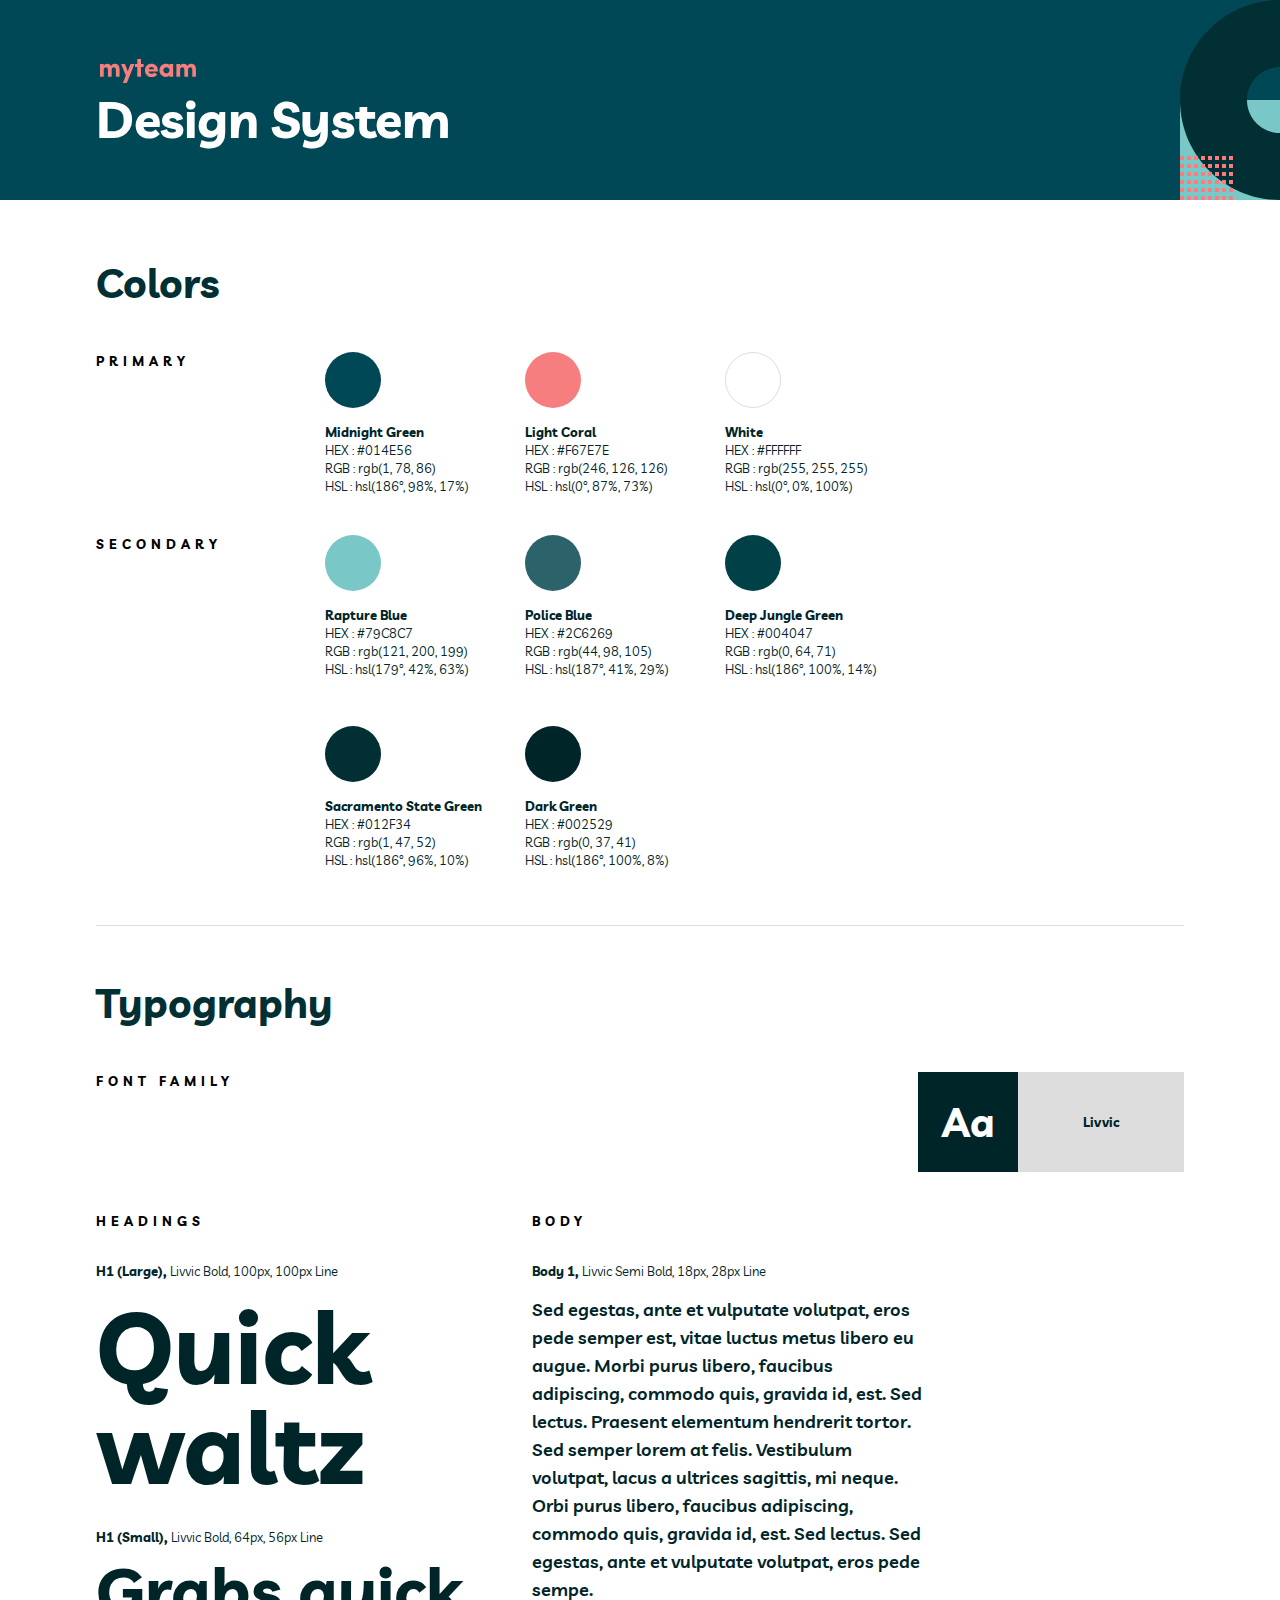
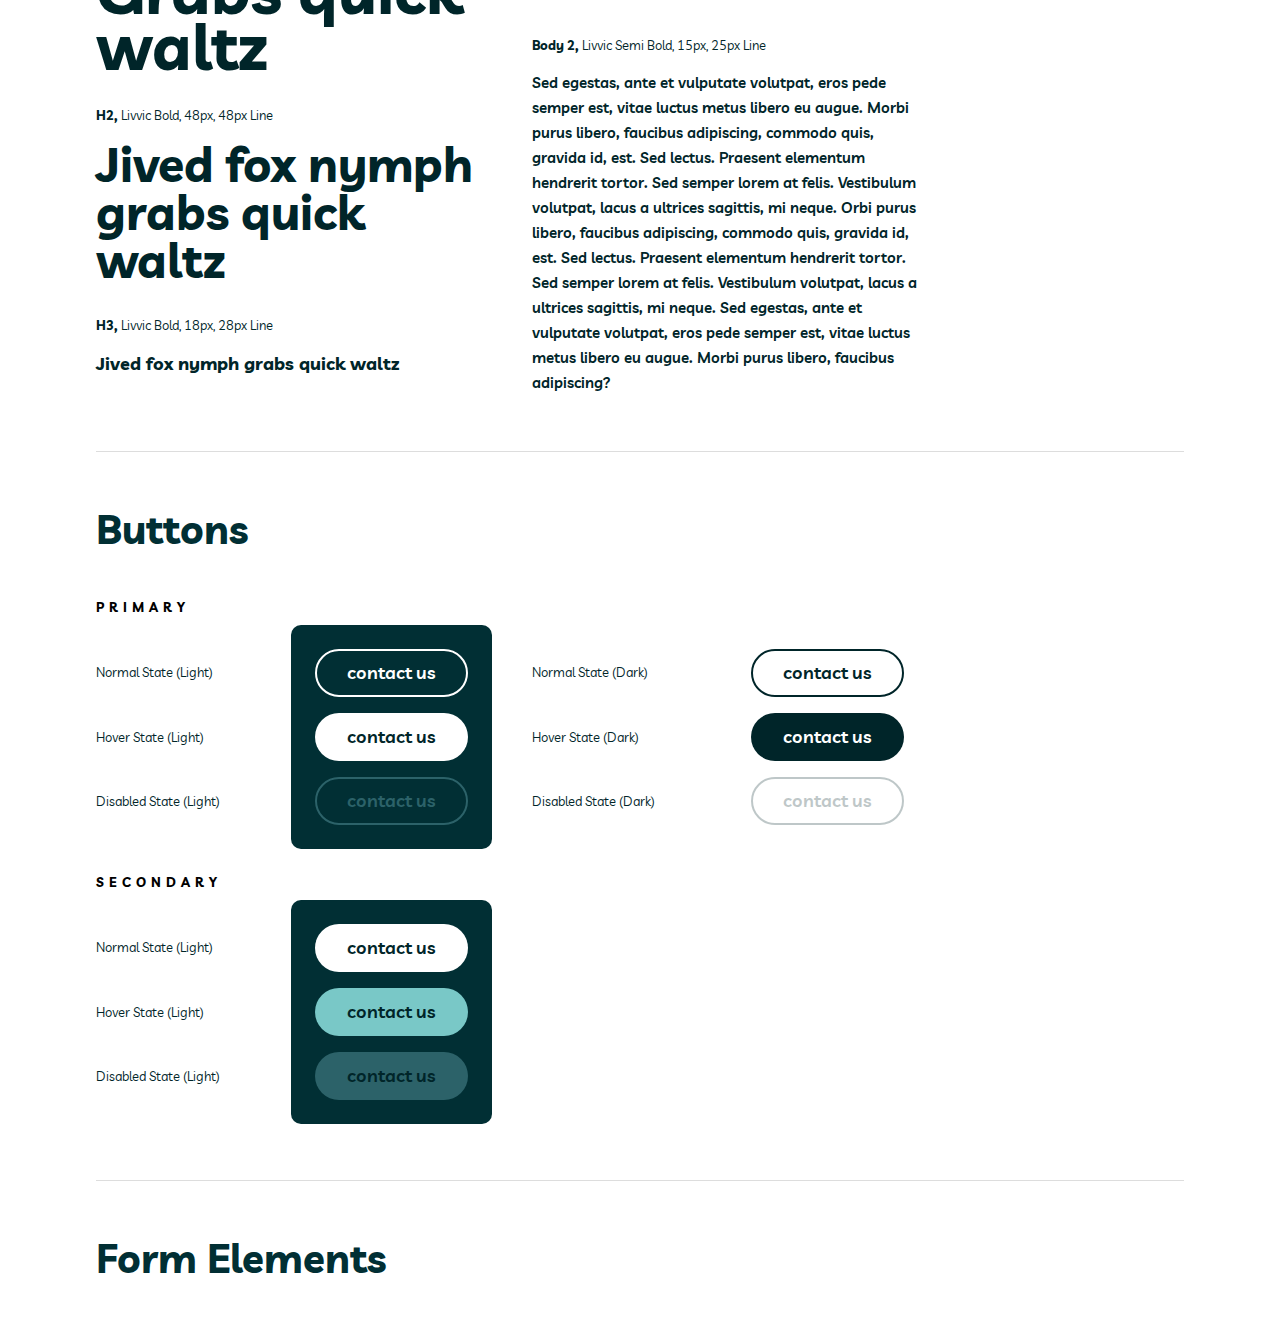
<file: design-system.html>
<!DOCTYPE html>
<html lang="en">
  <head>
    <meta charset="UTF-8" />
    <meta name="viewport" content="width=device-width, initial-scale=1.0" />

    <link rel="preconnect" href="https://fonts.googleapis.com" />
    <link rel="preconnect" href="https://fonts.gstatic.com" crossorigin />
    <link
      href="https://fonts.googleapis.com/css2?family=Livvic:wght@400;600;700&display=swap"
      rel="stylesheet"
    />
    <link
      rel="icon"
      type="image/png"
      sizes="32x32"
      href="./images/favicon-32x32.png"
    />

    <link rel="stylesheet" href="design.css" />

    <title>Frontend Mentor | myteam website challenge - Homepage</title>
  </head>
  <body>
    <header>
      <img class="logo-image" src="assets/logo-orange.svg" alt="logo" />
      <h1>Design System</h1>
      <img
        class="pattern-image"
        src="assets/bg-pattern-home-1.svg"
        alt="home pattern 1"
      />
    </header>
    <main>
      <section class="colors">
        <h2>Colors</h2>
        <div class="colors--type" style="margin-top: 48px">
          <h3>Primary</h3>
          <div class="color-swatch--container">
            <div class="color-swatch">
              <div class="color-swatch--color bg-midnight-green"></div>
              <p class="bold color-swatch--spacing">Midnight Green</p>
              <p>HEX : #014E56</p>
              <p>RGB : rgb(1, 78, 86)</p>
              <p>HSL : hsl(186°, 98%, 17%)</p>
            </div>
            <div class="color-swatch">
              <div class="color-swatch--color bg-light-coral"></div>
              <p class="bold color-swatch--spacing">Light Coral</p>
              <p>HEX : #F67E7E</p>
              <p>RGB : rgb(246, 126, 126)</p>
              <p>HSL : hsl(0°, 87%, 73%)</p>
            </div>
            <div class="color-swatch">
              <div
                class="color-swatch--color bg-white"
                style="border: 1px solid var(--light-gray)"
              ></div>
              <p class="bold color-swatch--spacing">White</p>
              <p>HEX : #FFFFFF</p>
              <p>RGB : rgb(255, 255, 255)</p>
              <p>HSL : hsl(0°, 0%, 100%)</p>
            </div>
          </div>
        </div>
        <div class="colors--type" style="margin-top: 40px">
          <h3>Secondary</h3>
          <div class="color-swatch--container">
            <div class="color-swatch">
              <div class="color-swatch--color bg-rapture-blue"></div>
              <p class="bold color-swatch--spacing">Rapture Blue</p>
              <p>HEX : #79C8C7</p>
              <p>RGB : rgb(121, 200, 199)</p>
              <p>HSL : hsl(179°, 42%, 63%)</p>
            </div>
            <div class="color-swatch">
              <div class="color-swatch--color bg-police-blue"></div>
              <p class="bold color-swatch--spacing">Police Blue</p>
              <p>HEX : #2C6269</p>
              <p>RGB : rgb(44, 98, 105)</p>
              <p>HSL : hsl(187°, 41%, 29%)</p>
            </div>
            <div class="color-swatch">
              <div class="color-swatch--color bg-deep-jungle-green"></div>
              <p class="bold color-swatch--spacing">Deep Jungle Green</p>
              <p>HEX : #004047</p>
              <p>RGB : rgb(0, 64, 71)</p>
              <p>HSL : hsl(186°, 100%, 14%)</p>
            </div>
            <div class="color-swatch">
              <div class="color-swatch--color bg-sacramento-state-green"></div>
              <p class="bold color-swatch--spacing">Sacramento State Green</p>
              <p>HEX : #012F34</p>
              <p>RGB : rgb(1, 47, 52)</p>
              <p>HSL : hsl(186°, 96%, 10%)</p>
            </div>
            <div class="color-swatch">
              <div class="color-swatch--color bg-dark-green"></div>
              <p class="bold color-swatch--spacing">Dark Green</p>
              <p>HEX : #002529</p>
              <p>RGB : rgb(0, 37, 41)</p>
              <p>HSL : hsl(186°, 100%, 8%)</p>
            </div>
          </div>
        </div>
      </section>
      <section class="typography">
        <h2>Typography</h2>
        <div class="typography--font">
          <h3>Font Family</h3>
          <div class="typography--font-box">
            <div class="typography--font-letters">
              <p>Aa</p>
            </div>
            <div class="typography--font-name">
              <p class="bold">Livvic</p>
            </div>
          </div>
        </div>
        <div class="typography--container">
          <div class="typography--column">
            <h3>Headings</h3>
            <p class="spacing-32">
              <span class="bold">H1 (Large), </span>Livvic Bold, 100px, 100px
              Line
            </p>
            <p class="headings-h1-large spacing-16">Quick waltz</p>
            <p class="spacing-32">
              <span class="bold">H1 (Small), </span>Livvic Bold, 64px, 56px Line
            </p>
            <p class="headings-h1-small spacing-16">Grabs quick waltz</p>
            <p class="spacing-32">
              <span class="bold">H2, </span>Livvic Bold, 48px, 48px Line
            </p>
            <p class="headings-h2 spacing-16">
              Jived fox nymph grabs quick waltz
            </p>
            <p class="spacing-32">
              <span class="bold">H3, </span>Livvic Bold, 18px, 28px Line
            </p>
            <p class="headings-h3 spacing-16">
              Jived fox nymph grabs quick waltz
            </p>
          </div>
          <div class="typography--column">
            <h3>Body</h3>
            <p class="spacing-32">
              <span class="bold">Body 1, </span>Livvic Semi Bold, 18px, 28px
              Line
            </p>
            <p class="body-1 spacing-16">
              Sed egestas, ante et vulputate volutpat, eros pede semper est,
              vitae luctus metus libero eu augue. Morbi purus libero, faucibus
              adipiscing, commodo quis, gravida id, est. Sed lectus. Praesent
              elementum hendrerit tortor. Sed semper lorem at felis. Vestibulum
              volutpat, lacus a ultrices sagittis, mi neque. Orbi purus libero,
              faucibus adipiscing, commodo quis, gravida id, est. Sed lectus.
              Sed egestas, ante et vulputate volutpat, eros pede sempe.
            </p>
            <p class="spacing-32">
              <span class="bold">Body 2, </span>Livvic Semi Bold, 15px, 25px
              Line
            </p>
            <p class="body-2 spacing-16">
              Sed egestas, ante et vulputate volutpat, eros pede semper est,
              vitae luctus metus libero eu augue. Morbi purus libero, faucibus
              adipiscing, commodo quis, gravida id, est. Sed lectus. Praesent
              elementum hendrerit tortor. Sed semper lorem at felis. Vestibulum
              volutpat, lacus a ultrices sagittis, mi neque. Orbi purus libero,
              faucibus adipiscing, commodo quis, gravida id, est. Sed lectus.
              Praesent elementum hendrerit tortor. Sed semper lorem at felis.
              Vestibulum volutpat, lacus a ultrices sagittis, mi neque. Sed
              egestas, ante et vulputate volutpat, eros pede semper est, vitae
              luctus metus libero eu augue. Morbi purus libero, faucibus
              adipiscing?
            </p>
          </div>
        </div>
      </section>
      <section class="buttons">
        <h2>Buttons</h2>
        <h3 class="spacing-48">Primary</h3>
        <div class="button-grid">
          <div class="button-container">
            <div class="button-description">
              <p>Normal State (Light)</p>
              <p>Hover State (Light)</p>
              <p>Disabled State (Light)</p>
            </div>
            <div class="button-box1">
              <button class="btn-pri-lt-normal">contact us</button>
              <button class="btn-pri-lt-hover">contact us</button>
              <button class="btn-pri-lt-disabled">contact us</button>
            </div>
          </div>
          <div class="button-container">
            <div class="button-description">
              <p>Normal State (Dark)</p>
              <p>Hover State (Dark)</p>
              <p>Disabled State (Dark)</p>
            </div>
            <div class="button-box2">
              <button class="btn-pri-dk-normal">contact us</button>
              <button class="btn-pri-dk-hover">contact us</button>
              <button class="btn-pri-dk-disabled">contact us</button>
            </div>
          </div>
        </div>
        <h3 class="spacing-24">Secondary</h3>
        <div class="button-grid">
          <div class="button-container">
            <div class="button-description">
              <p>Normal State (Light)</p>
              <p>Hover State (Light)</p>
              <p>Disabled State (Light)</p>
            </div>
            <div class="button-box3">
              <button class="btn-sec-lt-normal">contact us</button>
              <button class="btn-sec-lt-hover">contact us</button>
              <button class="btn-sec-lt-disabled">contact us</button>
            </div>
          </div>
        </div>
      </section>
      <section class="forms">
        <h2>Form Elements</h2>
      </section>
    </main>
  </body>
</html>
</file>
<file: index.css>
/* ------------------- */
/* Custom properties   */
/* ------------------- */

:root {
  --midnight-green: #014856;
  --light-coral: #f67e7e;
  --white: #ffffff;
  --rapture-blue: #79c8c7;
  --police-blue: #2c6269;
  --deep-jungle-green: #004047;
  --sacramento-state-green: #012f34;
  --dark-green: #002529;
}

/* Reset */

* {
  margin: 0;
  padding: 0;
  box-sizing: border-box;
}

/* make images easier to work with */

img,
picture {
  max-width: 100%;
  display: block;
}

body {
  font-family: "Livvic", sans-serif;
  background-color: var(--midnight-green);
  color: var(--white);
}

.hidden {
  display: none !important;
}

header {
  width: 100%;
  display: flex;
  justify-content: space-between;
  align-items: center;
  padding-inline: 24px;
  padding-top: 48px;
}

.logo-image {
  height: 32px;
  width: auto;
}

/* "home" and "about" link to other pages. */
/* They go in both the Header and Footer.  */

.home-about {
  display: flex;
  justify-content: space-between;
  align-items: center;
  margin-block: 24px;
  width: 107px;
}

.home-about > a {
  font-size: 15px;
  line-height: 25px;
  font-weight: 600;
  text-decoration: none;
  color: var(--white);
  opacity: 100%;
}

.home-about > a:hover {
  cursor: pointer;
  color: var(--light-coral);
}

.mobile-nav {
  position: absolute;
  top: 0;
  right: 0;
  height: 667px;
  z-index: 5;
  display: flex;
  flex-direction: column;
  justify-content: flex-start;
  gap: 24px;
  width: 255px;
  padding-left: 48px;
  padding-right: 25px;
  background-color: var(--midnight-green);
}

.mobile-nav > .icon-div {
  display: flex;
  justify-content: flex-end;
  margin-top: 56px;
  margin-bottom: 15px;
  z-index: 5;
  cursor: pointer;
}

.mobile-nav > img {
  width: 18px;
  height: auto;
}

.mobile-nav > a {
  font-size: 18px;
  line-height: 28px;
  font-weight: 600;
  text-decoration: none;
  color: var(--white);
  align-self: left;
  z-index: 5;
}

.mobile-nav > a:hover {
  color: var(--light-coral);
}

.mobile-nav button {
  margin-top: 12px;
}

.dimmed-overlay {
  position: fixed;
  top: 0;
  left: 0;
  width: 100%;
  height: 100%;
  background-color: rgba(0, 0, 0, 0.5);
  z-index: 4;
}

.mobile-nav-pattern-1 {
  position: fixed;
  top: 467px;
  right: -100px;
  z-index: 6;
}

@media (min-width: 768px) {
  header {
    justify-content: flex-start;
    gap: 48px;
    padding-inline: 39px;
    padding-top: 64px;
  }
  .main-nav {
    display: flex;
    justify-content: space-between;
    align-items: center;
    width: 100%;
  }
}

@media (min-width: 1200px) {
  header {
    gap: 80px;
    padding-inline: 165px;
    padding-top: 73px;
  }
  .logo-image {
    height: 40px;
  }
  .home-about {
    margin-block: 0;
    width: 140px;
  }
  .home-about > a {
    font-size: 18px;
    line-height: 28px;
  }
}

/* ---------------- */
/* Home page styles */
/* ---------------- */

/* intro section */

.intro {
  padding-inline: 24px;
}

.intro h1 {
  font-size: 40px;
  line-height: 40px;
  font-weight: 700;
  text-align: center;
  width: 240px;
  margin-inline: auto;
  margin-top: 80px;
}

.intro h1 > span {
  color: var(--light-coral);
}

.intro p {
  font-size: 15px;
  line-height: 28px;
  font-weight: 600;
  text-align: center;
  margin-inline: auto;
  margin-top: 18px;
}

.home-pattern-1 {
  display: none;
}

.home-pattern-2-container {
  display: flex;
  justify-content: center;
}

.home-pattern-2 {
  margin-top: 97px;
}

@media (min-width: 768px) {
  .intro {
    padding-inline: 39px;
  }
  .intro h1 {
    font-size: 64px;
    line-height: 56px;
    width: 360px;
    margin-top: 112px;
  }
  .intro p {
    width: 460px;
    margin-top: 24px;
  }
  .home-pattern-2 {
    margin-top: 156px;
  }
}

@media (min-width: 1200px) {
  .intro {
    position: relative;
    padding-inline: 165px;
  }
  .intro h1 {
    font-size: 100px;
    line-height: 100px;
    text-align: left;
    width: 600px;
    margin-inline: 0;
    margin-top: 0;
  }
  .intro-container {
    display: flex;
    justify-content: space-between;
    align-items: center;
    gap: 65px;
    margin-top: 129px;
  }
  .intro-text {
    display: flex;
    flex-direction: column;
    justify-content: space-between;
    align-items: flex-start;
    height: 195px;
  }
  .intro-rectangle {
    width: 50px;
    height: 4px;
    background-color: var(--rapture-blue);
  }
  .intro p {
    font-size: 18px;
    line-height: 28px;
    text-align: left;
    margin-inline: 0;
    margin-top: 0;
    width: 460px;
  }
  .home-pattern-1 {
    display: block;
    position: absolute;
    top: 0;
    left: -100px;
  }
  .home-pattern-2 {
    margin-top: 150px;
  }
  .home-pattern-2-container {
    display: flex;
    justify-content: right;
  }
}

/* Home page - features section */

.features {
  position: relative;
  background-color: var(--sacramento-state-green);
  padding-inline: 24px;
  padding-top: 64px;
}

.features-rectangle {
  height: 4px;
  width: 50px;
  background-color: var(--light-coral);
}

.features h2 {
  font-size: 32px;
  line-height: 32px;
  font-weight: 700;
  width: 240px;
  margin-top: 32px;
}

.home-pattern-3 {
  position: absolute;
  top: 0;
  right: 0;
  transform: translateX(100px);
}

.icon-text-container {
  display: grid;
  grid-template-columns: 1fr;
  row-gap: 48px;
  padding-block: 56px;
}

.icon-plus-text {
  display: flex;
  flex-direction: column;
  align-items: center;
  gap: 16px;
}

.feature-icon {
  height: 72px;
  width: auto;
}

.feature-text > h3 {
  font-size: 18px;
  line-height: 28px;
  font-weight: 700;
  text-align: center;
  color: var(--light-coral);
}

.feature-text > p {
  font-size: 15px;
  line-height: 25px;
  font-weight: 600;
  text-align: center;
  margin-top: 8px;
}

@media (min-width: 768px) {
  .features {
    padding-inline: 97px;
    padding-block: 100px;
  }
  .features h2 {
    width: 445px;
  }
  .icon-text-container {
    row-gap: 32px;
    padding-block: 0;
    margin-top: 64px;
  }
  .icon-plus-text {
    flex-direction: row;
    align-items: flex-start;
    justify-content: flex-start;
    gap: 23px;
  }
  .feature-text > h3 {
    text-align: left;
  }
  .feature-text > p {
    text-align: left;
    margin-top: 16px;
  }
}

@media (min-width: 1200px) {
  .features {
    padding-inline: 165px;
    padding-block: 140px;
  }
  .features-container {
    display: flex;
    justify-content: space-between;
  }
  .features h2 {
    font-size: 48px;
    line-height: 48px;
    width: 445px;
    margin-top: 54px;
  }
  .icon-text-container {
    row-gap: 32px;
    padding-block: 0;
    margin-top: 58px;
    width: 540px;
  }
  .home-pattern-3 {
    top: auto;
    bottom: 0;
  }
}

/* Home page - results section */

.results {
  position: relative;
  background-color: var(--deep-jungle-green);
}

.results-container {
  padding-top: 140px;
  padding-bottom: 164px;
  padding-inline: 24px;
}

.results-container > h2 {
  font-size: 32px;
  line-height: 32px;
  font-weight: 700;
  text-align: center;
}

.results-container > h2 > span {
  color: var(--rapture-blue);
}

.testimonial-container {
  display: grid;
  grid-template-columns: 1fr;
  gap: 48px;
  margin-top: 48px;
}

.testimonial {
  display: flex;
  flex-direction: column;
  align-items: center;
}

.testimonial > .text {
  font-size: 15px;
  line-height: 25px;
  font-weight: 600;
  text-align: center;
  margin-top: -20px;
}

.testimonial > .name {
  font-size: 18px;
  line-height: 28px;
  font-weight: 700;
  color: var(--rapture-blue);
  margin-top: 24px;
}

.testimonial > .post {
  font-size: 13px;
  line-height: 18px;
  margin-top: 2px;
  font-style: italic;
}

.testimonial > .avatar {
  width: 64px;
  height: auto;
  border-radius: 32px;
  border: 2px solid #c4fffe;
  margin-top: 16px;
}

.home-pattern-4 {
  position: absolute;
  top: 0;
  left: 0;
}

.home-pattern-5 {
  position: absolute;
  bottom: 0;
  right: 0;
}

@media (min-width: 768px) {
  .results-container {
    padding-block: 100px;
    padding-inline: 97px;
  }
  .results-container > h2 {
    width: 480px;
    margin-inline: auto;
  }
}

@media (min-width: 1200px) {
  .results-container {
    padding-top: 140px;
    padding-bottom: 150px;
    padding-inline: 165px;
  }
  .results-container > h2 {
    font-size: 48px;
    line-height: 48px;
    width: 932px;
  }
  .testimonial-container {
    display: grid;
    grid-template-columns: repeat(3, 1fr);
    gap: 30px;
    margin-top: 56px;
  }
  .testimonial > .avatar {
    margin-top: 32px;
  }
}

/* Contact section */

.contact {
  position: relative;
  overflow: hidden;
  background-color: var(--light-coral);
}

.contact-container {
  display: flex;
  flex-direction: column;
  align-items: center;
  gap: 24px;
  padding-block: 83px;
}

.contact-container > h2 {
  font-size: 32px;
  line-height: 32px;
  font-weight: 700;
  text-align: center;
  color: var(--dark-green);
  width: 200px;
}

.home-pattern-6 {
  position: absolute;
  bottom: 0;
  left: 0;
  transform: translateY(22px);
}

@media (min-width: 768px) {
  .contact-container {
    flex-direction: row;
    justify-content: space-between;
    align-items: center;
    gap: 0;
    padding-block: 76px;
    padding-inline: 97px;
  }
  .contact-container > h2 {
    width: auto;
  }
}

@media (min-width: 1200px) {
  .contact-container {
    padding-inline: 260px;
  }
  .contact-container > h2 {
    font-size: 48px;
    line-height: 48px;
    text-align: left;
  }
  .home-pattern-6 {
    transform: translateY(0);
  }
}

/* ============== */
/* button section */
/* ============== */

button {
  font: inherit;
  font-size: 18px;
  line-height: 28px;
  font-weight: 600;
  height: 48px;
  border-radius: 24px;
  padding-inline: 32px;
  padding-bottom: 3px;
}

.btn-pri-lt {
  color: var(--white);
  background-color: transparent;
  border: 2px solid var(--white);
}
.btn-pri-lt:hover,
.btn-sec-lt {
  color: var(--dark-green);
  background-color: var(--white);
  border: none;
}
.btn-pri-lt:hover {
  cursor: pointer;
}
.btn-pri-lt:disabled {
  color: var(--police-blue);
  background-color: transparent;
  border: 2px solid var(--police-blue);
}
.btn-pri-dk,
.btn-pri-dk:disabled {
  color: var(--dark-green);
  background-color: transparent;
  border: 2px solid var(--dark-green);
}
.btn-pri-dk:hover {
  cursor: pointer;
  color: var(--white);
  background-color: var(--dark-green);
  border: none;
}
.btn-pri-dk:disabled {
  opacity: 25%;
}
.btn-sec-lt:hover {
  cursor: pointer;
  color: var(--dark-green);
  background-color: var(--rapture-blue);
  border: none;
}
.btn-sec-lt:disabled {
  color: var(--dark-green);
  background-color: var(--police-blue);
  border: none;
}

/* ----------------- */
/* About page styles */
/* ----------------- */

.about {
  position: relative;
  overflow: hidden;
}

.about-container {
  padding-inline: 24px;
  padding-bottom: 108px;
}

.about h1 {
  font-size: 40px;
  line-height: 40px;
  font-weight: 700;
  text-align: center;
  width: 240px;
  margin-inline: auto;
  margin-top: 80px;
}

.about p {
  font-size: 15px;
  line-height: 28px;
  font-weight: 600;
  text-align: center;
  margin-top: 18px;
}

.about-rectangle {
  display: none;
}

.about-pattern-1 {
  position: absolute;
  right: -100px;
  bottom: -100px;
}

@media (min-width: 768px) {
  .about-container {
    padding-inline: 39px;
    padding-bottom: 112px;
  }
  .about h1 {
    font-size: 64px;
    line-height: 56px;
    width: 360px;
    margin-top: 112px;
  }
  .about p {
    width: 460px;
    margin-top: 16px;
    margin-inline: auto;
  }
  .about-pattern-1 {
    bottom: 0px;
  }
}

@media (min-width: 1200px) {
  .about-container {
    padding-inline: 165px;
    padding-block: 120px;
  }
  .about h1 {
    font-size: 64px;
    line-height: 100px;
    text-align: left;
    min-width: 280px;
    margin-inline: 0;
    margin-top: 0;
  }
  .about-desktop {
    display: flex;
    justify-content: space-between;
    align-items: flex-start;
  }
  .about-rectangle {
    display: block;
    width: 50px;
    height: 4px;
    background-color: var(--light-coral);
  }
  .about p {
    font-size: 18px;
    line-height: 28px;
    text-align: left;
    margin-inline: 0;
    margin-top: 40px;
    width: clamp(570px, 50vw, 730px);
  }
}

/* ---------------------------- */
/* About page - Director styles */
/* ---------------------------- */

.directors {
  position: relative;
  overflow: hidden;
  background-color: var(--deep-jungle-green);
}

.about-pattern-2 {
  position: absolute;
  top: -100px;
  left: -100px;
}

.about-pattern-3 {
  position: absolute;
  bottom: 0;
  right: 0;
  z-index: 1;
}

.directors > h2 {
  font-size: 32px;
  line-height: 32px;
  font-weight: 700;
  text-align: center;
  margin-top: 88px;
}

.director-container {
  display: grid;
  grid-template-columns: 1fr;
  row-gap: 50px;
  margin-top: 48px;
  padding-inline: 24px;
  padding-bottom: 116px;
}

.director-info,
.director-quote {
  position: relative;
  display: flex;
  flex-direction: column;
  align-items: center;
  background-color: var(--sacramento-state-green);
  height: 253px;
  padding-inline: 24px;
}

.dir-avatar {
  height: 96px;
  width: auto;
  border-radius: 48px;
  border: 2px solid #c4fffe;
  margin-top: 32px;
}

.director-info > .dir-name,
.director-quote > .dir-name {
  font-size: 18px;
  line-height: 28px;
  font-weight: 700;
  color: var(--rapture-blue);
}

.director-info > .dir-name {
  margin-top: 16px;
}

.director-quote > .dir-name {
  margin-top: 35px;
}

.dir-post {
  font-size: 15px;
  line-height: 25px;
  font-weight: 500;
  font-style: italic;
}

.dir-plus,
.dir-close {
  position: absolute;
  bottom: -28px;
  display: flex;
  justify-content: center;
  align-items: center;
  width: 56px;
  height: 56px;
  border-radius: 28px;
}

.dir-plus {
  background-color: var(--light-coral);
}

.dir-close {
  background-color: var(--rapture-blue);
}

.dir-plus > img,
.dir-close > img {
  /* I don't know why this works. */
  position: relative;
  bottom: 0;
  width: 16px;
  height: 16px;
}

.dir-plus:hover,
.dir-close:hover,
.dir-plus > img:hover,
.dir-close > img:hover {
  cursor: pointer;
}

.dir-quote {
  font-size: 15px;
  line-height: 25px;
  font-weight: 600;
  text-align: center;
  margin-top: 8px;
}

.dir-social {
  display: flex;
  justify-content: space-between;
  height: 20px;
  width: 60px;
  margin-top: 24px;
}

.dir-social > svg:hover path {
  cursor: pointer;
  fill: var(--light-coral);
}

@media (min-width: 768px) {
  .about-pattern-2 {
    top: 0px;
  }
  .directors > h2 {
    margin-top: 100px;
  }
  .director-container {
    grid-template-columns: repeat(auto-fill, 281px);
    justify-content: space-between;
    gap: 10px;
    row-gap: 76px;
    padding-inline: clamp(90px, 12vw, 97px);
    padding-bottom: 128px;
  }
}

@media (min-width: 1200px) {
  .directors > h2 {
    font-size: 48px;
    line-height: 48px;
    margin-top: 140px;
  }
  .director-container {
    grid-template-columns: repeat(auto-fill, 350px);
    justify-content: space-between;
    padding-inline: 165px;
    padding-bottom: 168px;
  }
}

/* --------------------------- */
/* About page - clients styles */
/* --------------------------- */

.clients {
  position: relative;
  overflow: hidden;
  background-color: var(--sacramento-state-green);
}

.about-pattern-4 {
  position: absolute;
  top: -100px;
  left: -100px;
}

.clients > h2 {
  font-size: 32px;
  line-height: 32px;
  font-weight: 700;
  text-align: center;
  margin-inline: auto;
  margin-top: 88px;
}

.client-container {
  display: flex;
  flex-direction: column;
  justify-content: space-between;
  align-items: center;
  height: 360px;
  margin-top: 54px;
  margin-bottom: 88px;
}

/* These divs are required for the images to keep their size. */

.client-logo {
  display: flex;
  justify-content: center;
  align-items: center;
}

@media (min-width: 768px) {
  .about-pattern-4 {
    left: 0px;
  }
  .clients > h2 {
    margin-top: 100px;
  }
  .client-container {
    flex-direction: row;
    gap: clamp(40px, 5.55vw, 60px);
    padding-inline: 39px;
    height: auto;
    margin-top: 48px;
    margin-bottom: 100px;
  }
}

@media (min-width: 1200px) {
  .about-pattern-4 {
    top: 0px;
  }
  .clients > h2 {
    font-size: 48px;
    line-height: 48px;
    margin-top: 140px;
  }
  .client-container {
    gap: clamp(40px, 5.55vw, 80px);
    padding-inline: 165px;
    margin-top: 64px;
    margin-bottom: 140px;
  }
}

/* ------------------- */
/* contact page styles */
/* ------------------- */

.contact-page {
  position: relative;
  overflow: hidden;
}

.contact-pattern-1 {
  position: absolute;
  display: none;
}

.contact-page h1 {
  font-size: 40px;
  line-height: 40px;
  font-weight: 700;
  text-align: center;
  width: 240px;
  margin-inline: auto;
  margin-top: 80px;
}

.contact-page h2 {
  font-size: 23px;
  line-height: 48px;
  font-weight: 700;
  text-align: center;
  margin-top: 17px;
  color: var(--light-coral);
}

.side-icon-container {
  display: flex;
  flex-direction: column;
  justify-content: flex-start;
  align-items: flex-start;
  gap: 24px;
  padding-inline: 24px;
  margin-top: 39px;
}

.side-icon {
  display: flex;
  justify-content: flex-start;
  align-items: center;
  gap: 23px;
}

.side-icon p {
  font-size: 18px;
  line-height: 28px;
  font-weight: 700;
  text-align: left;
}

@media (min-width: 786px) {
  .contact-pattern-1 {
    display: block;
    top: 104px;
    left: -100px;
  }
  .contact-page h1 {
    font-size: 64px;
    line-height: 56px;
    margin-top: 112px;
  }
  .contact-page h2 {
    font-size: 32px;
    margin-top: 24px;
  }
  .side-icon-container {
    gap: 8px;
    padding-inline: 127px;
    margin-top: 24px;
  }
}

@media (min-width: 1200px) {
  .contact-main {
    display: grid;
    grid-template-columns: repeat(2, 1fr);
  }
  .contact-pattern-1 {
    top: 124px;
  }
  .contact-page h1 {
    line-height: 100px;
    width: auto;
    margin-inline: 0;
    padding-left: 165px;
    margin-top: 120px;
    text-align: left;
  }
  .contact-page h2 {
    padding-left: 165px;
    margin-top: 16px;
    text-align: left;
  }
  .side-icon-container {
    gap: 8px;
    padding-left: 165px;
    padding-right: 0;
    margin-top: 32px;
  }
}

/* Contact form styles */

.contact-form {
  position: relative;
  overflow: hidden;
  padding-inline: 24px;
  margin-top: 56px;
  padding-bottom: 88px;
}

.contact-pattern-2 {
  position: absolute;
  bottom: -112px;
  right: -100px;
}

.form-group {
  margin-bottom: 24px;
}

input[type="text"],
input[type="email"],
textarea {
  font-family: inherit;
  font-size: 15px;
  line-height: 25px;
  font-weight: 600;
  letter-spacing: -0.12px;
  width: 100%;
  padding-left: 14px;
  padding-bottom: 18px;
  border: none;
  border-bottom: 1px solid var(--white);
  transition: border-color 0.3s ease;
  color: var(--white);
  background-color: transparent;
}

textarea {
  resize: vertical;
}

input[type="text"]:focus,
input[type="email"]:focus,
textarea:focus {
  outline: none;
  border-bottom: 1px solid var(--rapture-blue);
}

input[type="text"]::placeholder,
input[type="email"]::placeholder,
textarea::placeholder {
  color: var(--rapture-blue);
}

input[type="text"]:focus::placeholder,
input[type="email"]:focus::placeholder,
textarea:focus::placeholder {
  color: transparent;
}

/* Styles for invalid input fields */

.validation-message {
  display: none;
  color: var(--light-coral);
  font-size: 12px;
  font-style: italic;
}

input[type="text"].error-border,
input[type="email"].error-border,
textarea.error-border {
  border-bottom: 1px solid var(--light-coral);
}

input:invalid + .validation-message {
  display: block;
}

@media (min-width: 786px) {
  .contact-form {
    padding-inline: 113px;
    margin-top: 63px;
    padding-bottom: 112px;
  }
  .contact-pattern-2 {
    bottom: 0px;
  }
}

@media (min-width: 1200px) {
  .contact-form {
    padding-left: 0;
    padding-right: 165px;
    margin-top: 120px;
    padding-bottom: auto;
  }
}

/* ============= */
/* footer styles */
/* ============= */

footer {
  display: flex;
  flex-direction: column;
  align-items: center;
  padding-block: 66px;
  padding-inline: 24px;
  background-color: var(--dark-green);
}

footer p {
  font-size: 15px;
  line-height: 25px;
  font-weight: 600;
  text-align: center;
  color: var(--white);
  opacity: 60%;
  text-align: center;
}

footer .logo-image {
  height: 24px;
  width: auto;
  margin-inline: auto;
}

.footer-left {
  display: flex;
  flex-direction: column;
  align-items: center;
}

.footer-bottom {
  display: flex;
  flex-direction: column;
  align-items: center;
}

.social-media-icons {
  display: flex;
  width: 104px;
  height: 24px;
  justify-content: space-between;
  align-items: center;
  margin-top: 40px;
  margin-bottom: 16px;
}

.social-media-icons > svg:hover path {
  cursor: pointer;
  fill: var(--light-coral);
}

@media (min-width: 768px) {
  footer {
    display: block;
    padding-block: 56px;
    padding-inline: 39px;
  }
  footer p {
    text-align: right;
  }
  footer .logo-image {
    height: 24px;
    margin-inline: 0;
  }
  .footer-top {
    display: flex;
    justify-content: space-between;
    align-items: center;
  }
  .footer-left {
    justify-content: space-between;
    align-items: flex-start;
    height: 102px;
  }
  .footer-right {
    display: flex;
    flex-direction: column;
    align-items: flex-end;
  }
  .footer-bottom {
    flex-direction: row;
    justify-content: space-between;
    margin-top: 33px;
  }
  .home-about {
    margin-block: 0;
  }
  .social-media-icons {
    margin-block: 0;
  }
}

@media (min-width: 1200px) {
  footer {
    display: flex;
    flex-direction: row;
    justify-content: space-between;
    align-items: center;
    padding-block: 48px;
    padding-inline: 165px;
  }
  footer p {
    text-align: left;
  }
  footer .logo-image {
    height: 40px;
  }
  .footer-top {
    display: flex;
    justify-content: flex-start;
    align-items: center;
    gap: 125px;
    width: 450px;
  }
  .footer-left {
    height: 100px;
  }
  .footer-right {
    align-items: flex-start;
    width: 164px;
  }
  .footer-bottom {
    flex-direction: column;
    justify-content: space-between;
    align-items: flex-end;
    width: 254px;
    height: 100px;
    margin-top: 0;
  }
}
</file>
<file: design.css>
/* ------------------- */
/* Custom properties   */
/* ------------------- */

:root {
  /* primary colors */
  --midnight-green: #014856;
  --light-coral: #f67e7e;
  --white: #ffffff;
  --rapture-blue: #79c8c7;
  --police-blue: #2c6269;
  --deep-jungle-green: #004047;
  --sacramento-state-green: #012f34;
  --dark-green: #002529;
  --light-gray: #ddd;
}

/* Reset */

* {
  margin: 0;
  padding: 0;
  box-sizing: border-box;
}

/* Utility classes */

/* background colors */
.bg-midnight-green {
  background-color: var(--midnight-green);
}
.bg-light-coral {
  background-color: var(--light-coral);
}
.bg-white {
  background-color: var(--white);
}
.bg-rapture-blue {
  background-color: var(--rapture-blue);
}
.bg-police-blue {
  background-color: var(--police-blue);
}
.bg-deep-jungle-green {
  background-color: var(--deep-jungle-green);
}
.bg-sacramento-state-green {
  background-color: var(--sacramento-state-green);
}
.bg-dark-green {
  background-color: var(--dark-green);
}

body {
  font-family: "Livvic", sans-serif;
}

p {
  font-size: 13px;
  line-height: 18px;
  color: var(--dark-green);
}
.bold {
  font-weight: 700;
}

.spacing-16 {
  margin-top: 16px;
}
.spacing-24 {
  margin-top: 24px;
}
.spacing-32 {
  margin-top: 32px;
}
.spacing-48 {
  margin-top: 48px;
}

header {
  position: relative;
  overflow: hidden;
  width: 100%;
  height: 200px;
  background-color: var(--midnight-green);
  color: var(--white);
}

.logo-image {
  height: 24px;
  width: auto;
  padding-left: 100px;
  margin-top: 59px;
}

header > h1 {
  font-size: 50px;
  line-height: 1;
  letter-spacing: -0.45px;
  padding-left: 96px;
  margin-top: 8px;
}

.pattern-image {
  position: absolute;
  top: 0;
  right: 0;
  transform: translateX(100px) scaleX(-1);
}

main {
  padding-inline: 96px;
}

h2 {
  font-size: 40px;
  line-height: 42px;
  font-weight: 700;
  color: var(--sacramento-state-green);
}
h3 {
  font-size: 13px;
  line-height: 18px;
  text-transform: uppercase;
  letter-spacing: 5px;
}

.colors {
  margin-top: 62px;
  padding-bottom: 56px;
  border-bottom: 1px solid var(--light-gray);
}
.colors--type {
  display: grid;
  grid-template-columns: 160fr 600fr;
}
.color-swatch--container {
  display: grid;
  grid-template-columns: repeat(3, 1fr);
  row-gap: 48px;
  width: 600px;
}
.color-swatch {
  display: flex;
  flex-direction: column;
  align-items: flex-start;
  width: 160px;
}
.color-swatch--color {
  width: 56px;
  height: 56px;
  border-radius: 50%;
}
.color-swatch--spacing {
  margin-top: 15px;
}

/* typography section */

.typography,
.buttons {
  margin-top: 56px;
  padding-bottom: 56px;
  border-bottom: 1px solid var(--light-gray);
}
.typography--font {
  display: flex;
  justify-content: space-between;
  align-items: flex-start;
  margin-top: 48px;
}
.typography--font-box {
  display: flex;
  justify-content: flex-end;
  align-items: center;
}
.typography--font-letters,
.typography--font-name {
  display: flex;
  justify-content: center;
  align-items: center;
}
.typography--font-letters {
  width: 100px;
  height: 100px;
  background-color: var(--dark-green);
}
.typography--font-letters > p {
  color: var(--white);
  font-size: 40px;
  line-height: 42px;
  font-weight: 700;
}
.typography--font-name {
  width: 166px;
  height: 100px;
  background-color: var(--light-gray);
}

.typography--container {
  display: flex;
  gap: 40px;
  margin-top: 40px;
}
.typography--column {
  width: 396px;
}
.headings-h1-large {
  font-size: 100px;
  line-height: 100px;
  font-weight: 700;
}
.headings-h1-small {
  font-size: 64px;
  line-height: 56px;
  font-weight: 700;
}
.headings-h2 {
  font-size: 48px;
  line-height: 48px;
  font-weight: 700;
}
.headings-h3 {
  font-size: 18px;
  line-height: 28px;
  font-weight: 700;
}
.body-1 {
  font-size: 18px;
  line-height: 28px;
  font-weight: 600;
}
.body-2 {
  font-size: 15px;
  line-height: 25px;
  font-weight: 600;
}

.buttons {
  margin-block: 56px;
}

.button-grid {
  display: grid;
  grid-template-columns: 1fr 1fr;
  width: 832px;
  margin-top: 9px;
  gap: 40px;
}

.button-container {
  display: grid;
  grid-template-columns: 195fr 201fr;
  width: 396px;
}

.button-description {
  display: grid;
  grid-template-columns: 1fr;
  width: 195px;
  padding-block: 38px;
  row-gap: 46px;
}

.button-box1,
.button-box2,
.button-box3 {
  display: grid;
  grid-template-columns: 1fr;
  width: 201px;
  padding: 24px;
  row-gap: 16px;
  border-radius: 10px;
}
.button-box1,
.button-box3 {
  background-color: var(--sacramento-state-green);
}
.button-box2 {
  background-color: var(--white);
}

.button-box1 > button,
.button-box2 > button,
.button-box3 > button {
  font: inherit;
  font-size: 18px;
  line-height: 28px;
  font-weight: 600;
  width: 153px;
  height: 48px;
  border-radius: 24px;
}

.btn-pri-lt-normal {
  color: var(--white);
  background-color: transparent;
  border: 2px solid var(--white);
}
.btn-pri-lt-hover,
.btn-sec-lt-normal {
  color: var(--dark-green);
  background-color: var(--white);
  border: none;
}
.btn-pri-lt-disabled {
  color: var(--police-blue);
  background-color: transparent;
  border: 2px solid var(--police-blue);
}
.btn-pri-dk-normal,
.btn-pri-dk-disabled {
  color: var(--dark-green);
  background-color: var(--white);
  border: 2px solid var(--dark-green);
}
.btn-pri-dk-hover {
  color: var(--white);
  background-color: var(--dark-green);
  border: none;
}
.btn-pri-dk-disabled {
  opacity: 25%;
}
.btn-sec-lt-hover {
  color: var(--dark-green);
  background-color: var(--rapture-blue);
  border: none;
}
.btn-sec-lt-disabled {
  color: var(--dark-green);
  background-color: var(--police-blue);
  border: none;
}

.forms {
  margin-block: 56px;
}
</file>
